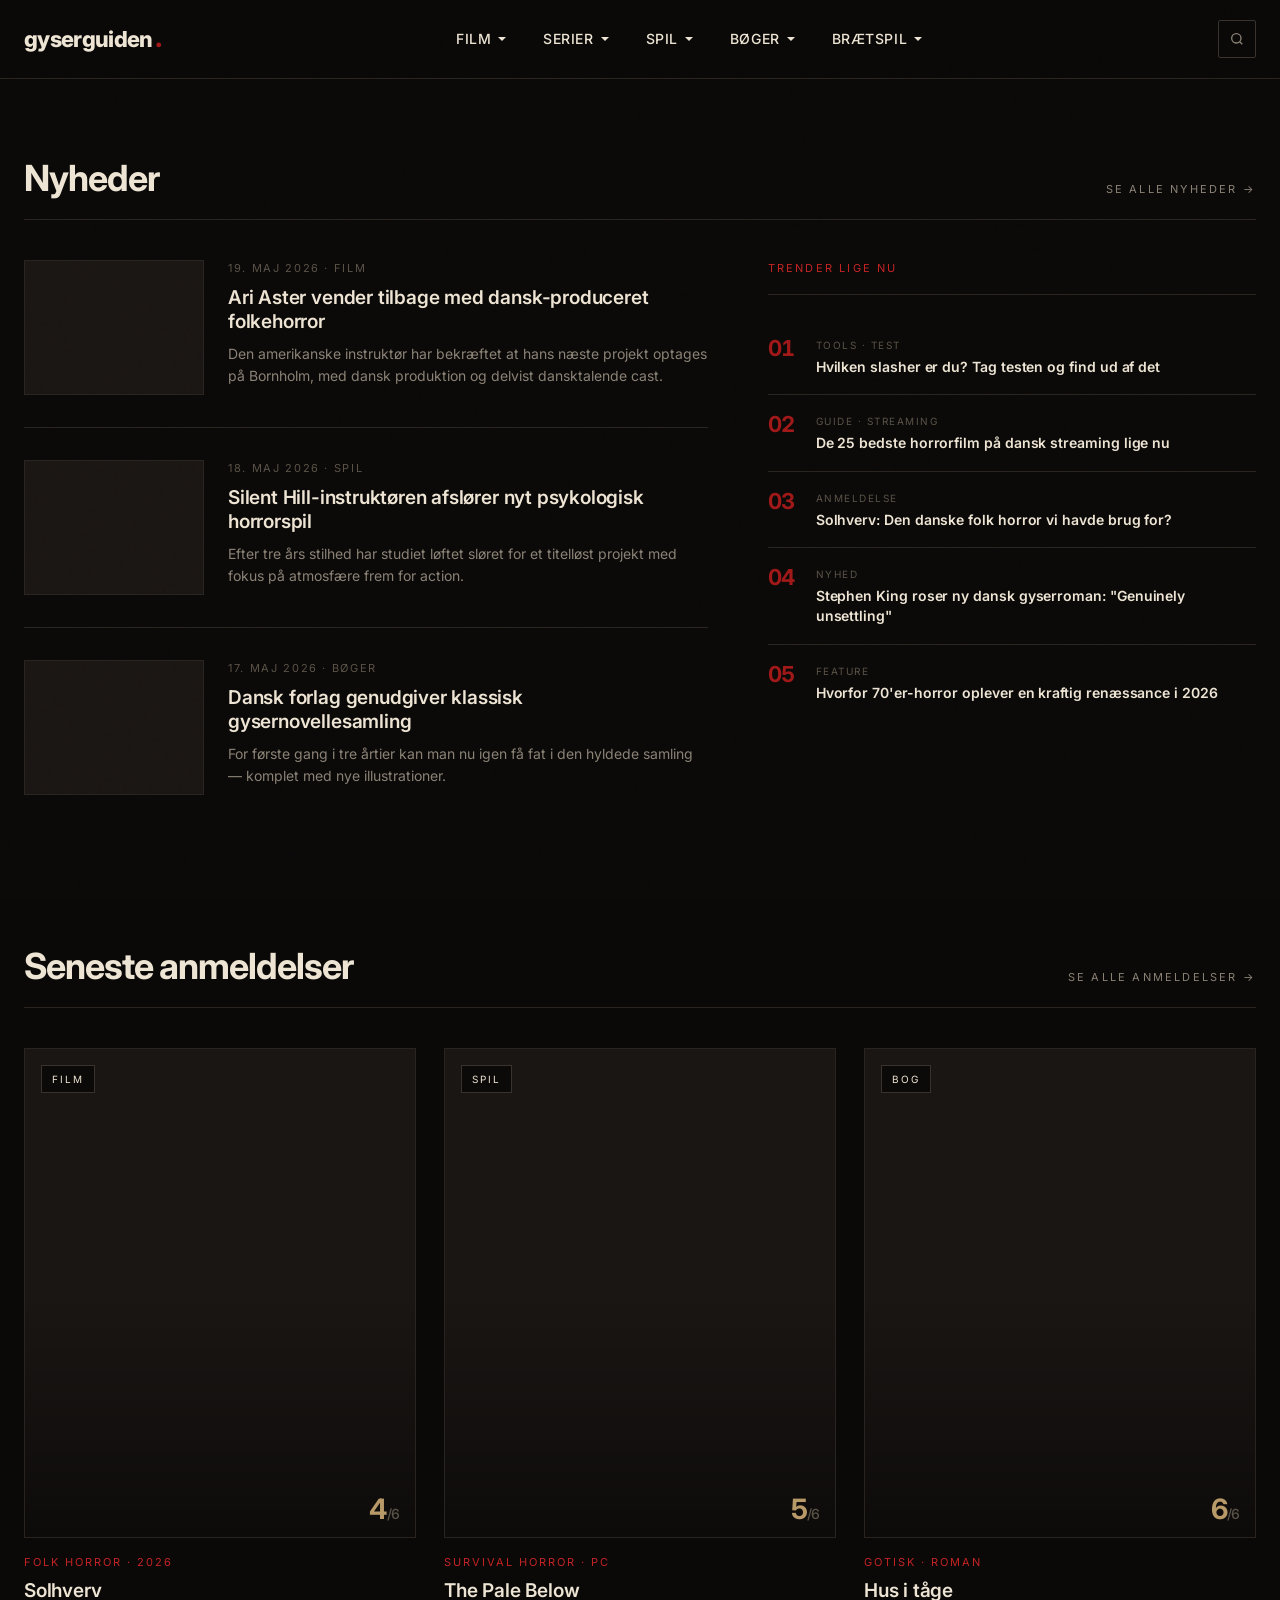
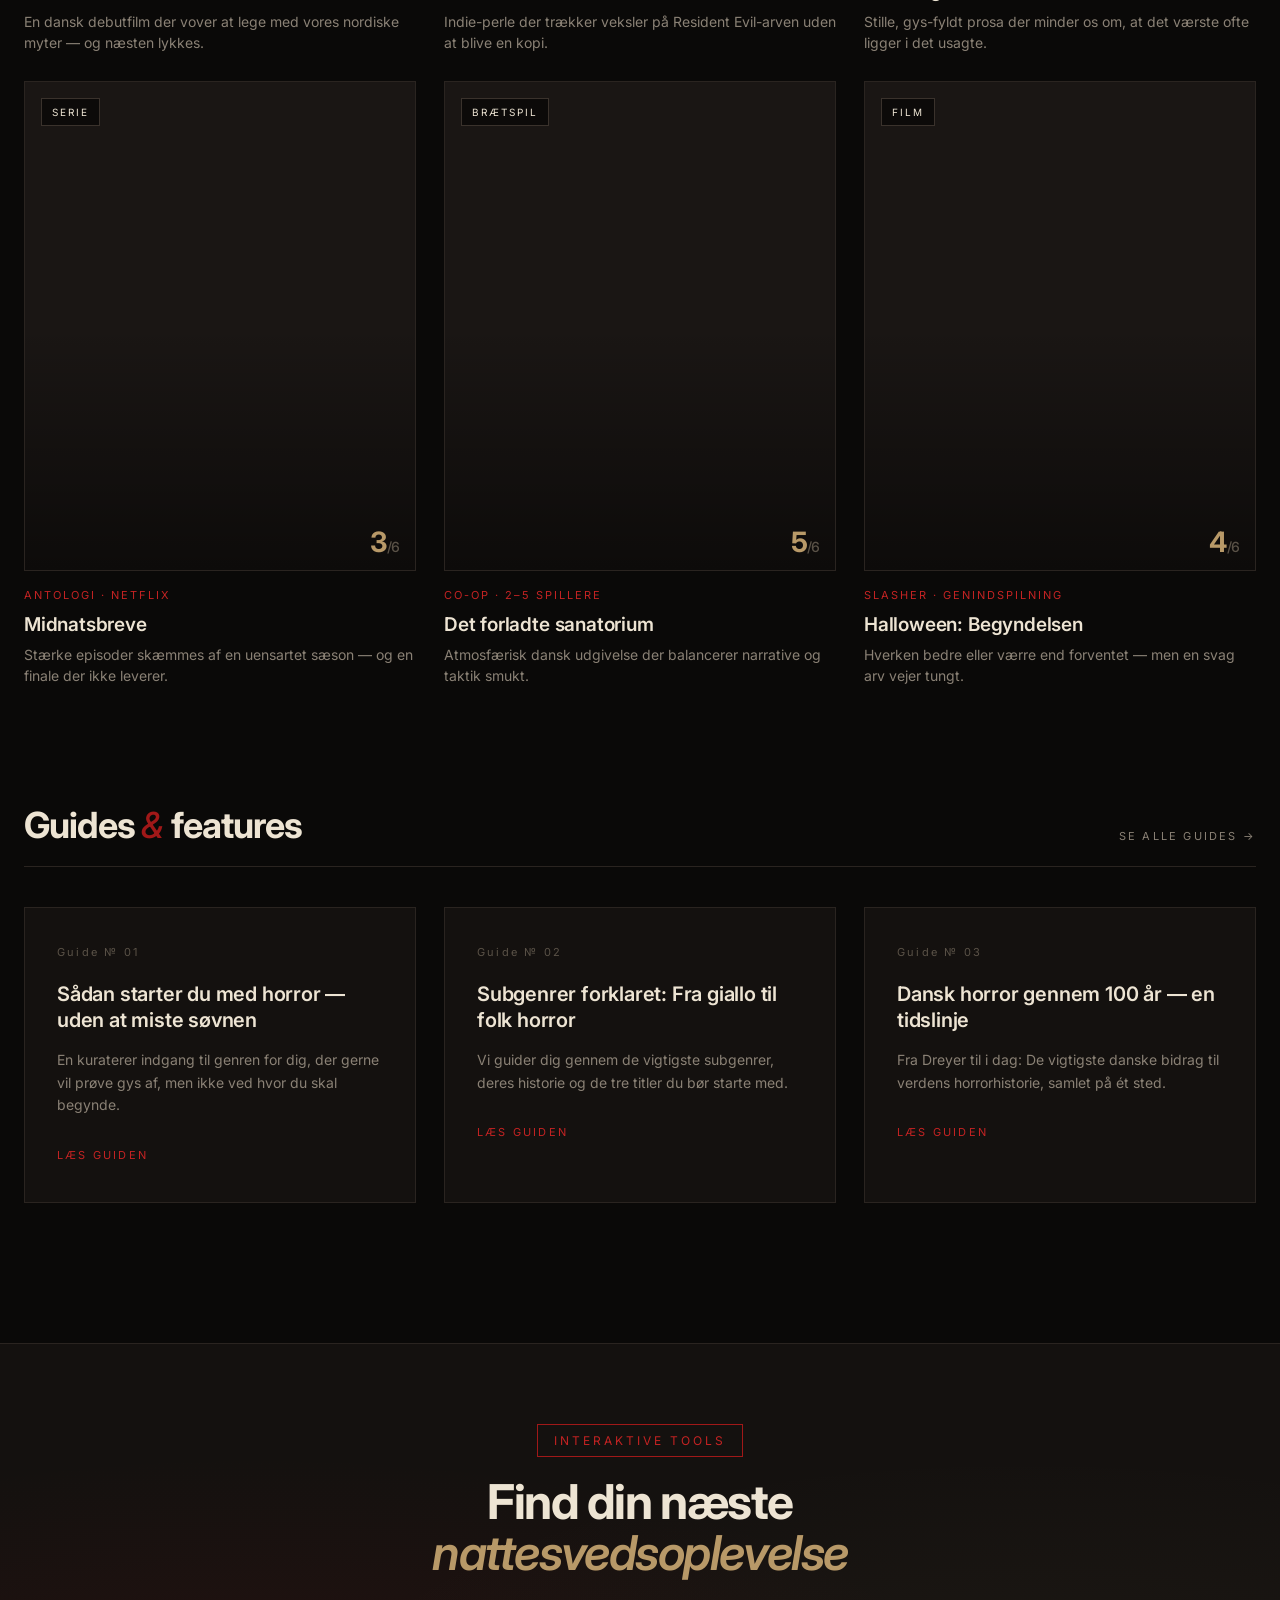
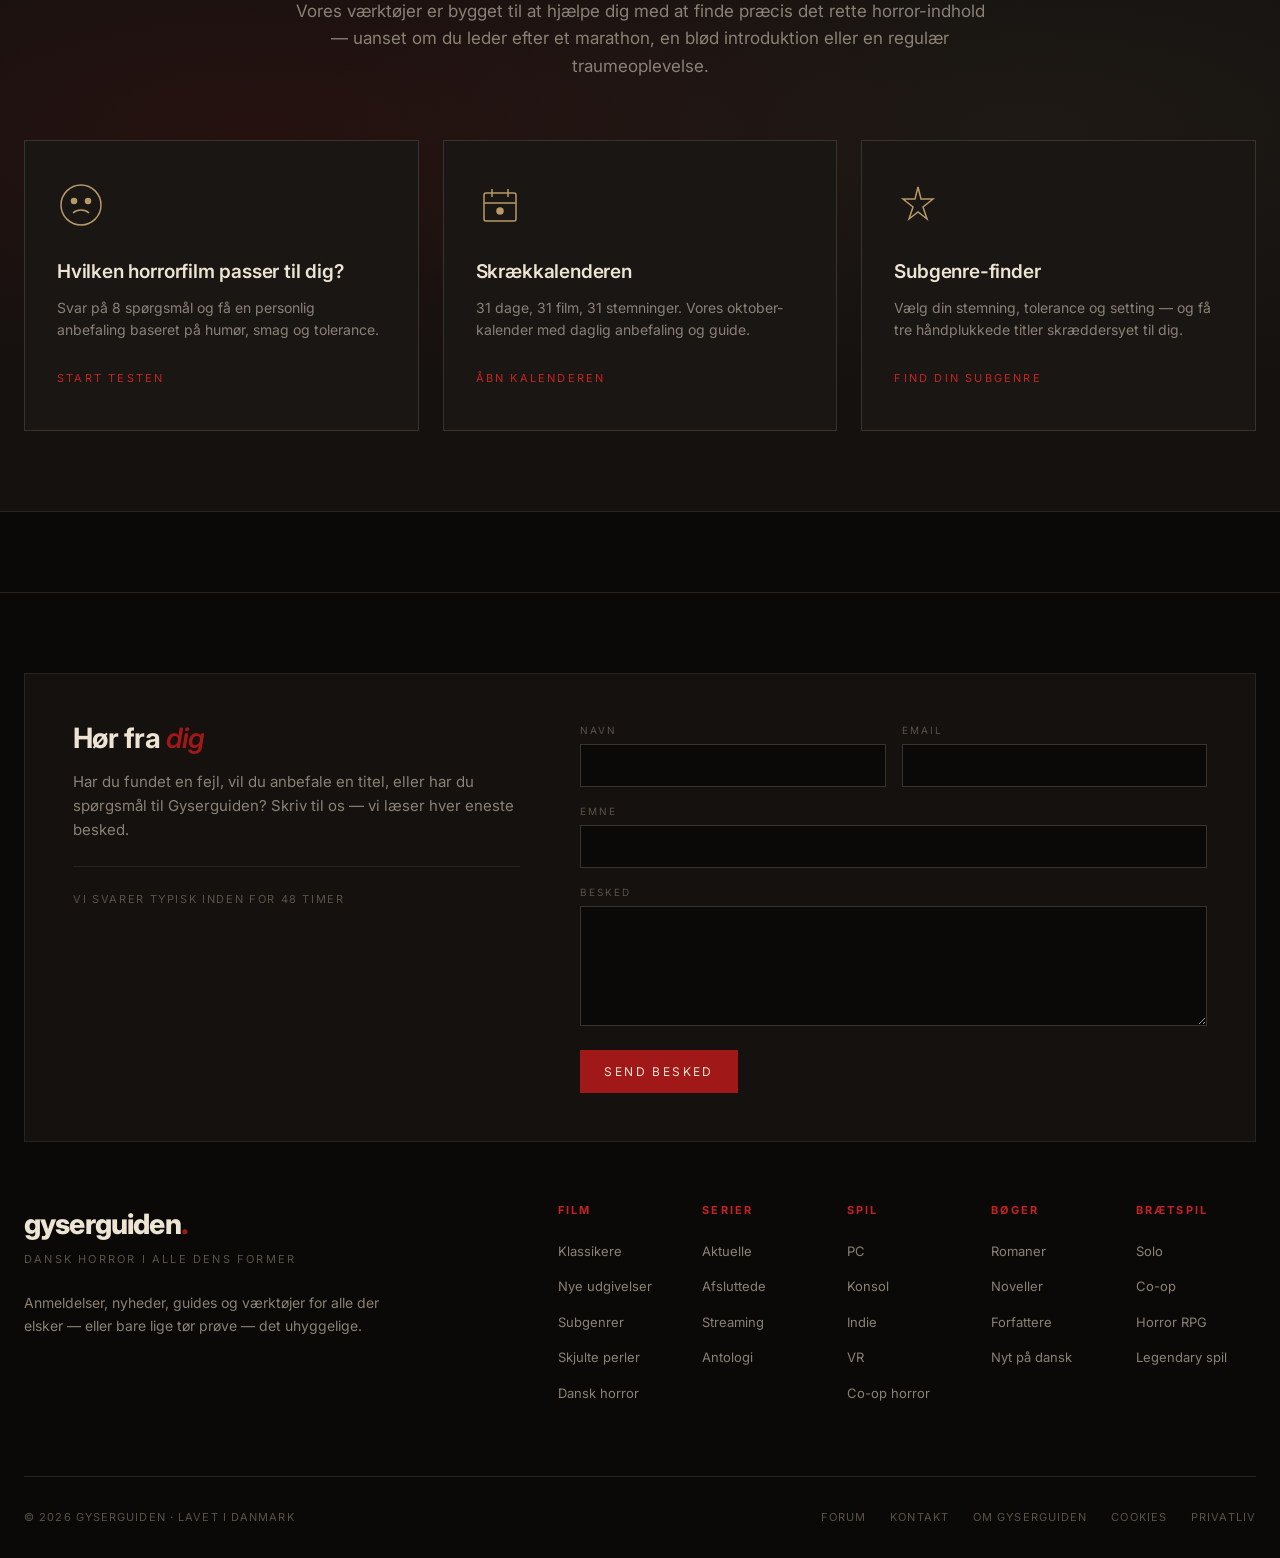
<file: index.html>
<!DOCTYPE html>
<html lang="da">
<head>
<meta charset="UTF-8">
<meta name="viewport" content="width=device-width, initial-scale=1.0">
<title>Gyserguiden — Dansk horror i alle dens former</title>
<meta name="description" content="Anmeldelser, nyheder, guides og interaktive tools om horror — film, serier, spil, bøger og brætspil.">

<link rel="stylesheet" href="/assets/css/base.css">
<link rel="stylesheet" href="/assets/css/components.css">
</head>
<body>

<!-- =================== HEADER =================== -->
<header class="site-header">
  <div class="header-inner">
    <a href="/" class="logo">gyserguiden<span class="dot">.</span></a>

    <nav class="main-nav">
      <div class="nav-item">
        <a class="nav-link" href="/film">Film
          <svg class="chevron" viewBox="0 0 10 10" fill="currentColor"><path d="M5 7L1 3h8z"/></svg>
        </a>
        <div class="dropdown">
          <a href="/film/klassikere">Klassikere</a>
          <a href="/film/nye">Nye udgivelser</a>
          <a href="/film/subgenrer">Subgenrer</a>
          <a href="/film/skjulte-perler">Skjulte perler</a>
          <a href="/film/dansk">Dansk horror</a>
        </div>
      </div>

      <div class="nav-item">
        <a class="nav-link" href="/serier">Serier
          <svg class="chevron" viewBox="0 0 10 10" fill="currentColor"><path d="M5 7L1 3h8z"/></svg>
        </a>
        <div class="dropdown">
          <a href="/serier/aktuelle">Aktuelle</a>
          <a href="/serier/afsluttede">Afsluttede</a>
          <a href="/serier/streaming">Streamingtjenester</a>
          <a href="/serier/antologi">Antologiserier</a>
        </div>
      </div>

      <div class="nav-item">
        <a class="nav-link" href="/spil">Spil
          <svg class="chevron" viewBox="0 0 10 10" fill="currentColor"><path d="M5 7L1 3h8z"/></svg>
        </a>
        <div class="dropdown">
          <a href="/spil/pc">PC</a>
          <a href="/spil/konsol">Konsol</a>
          <a href="/spil/indie">Indie</a>
          <a href="/spil/vr">VR</a>
          <a href="/spil/co-op">Co-op horror</a>
        </div>
      </div>

      <div class="nav-item">
        <a class="nav-link" href="/boeger">Bøger
          <svg class="chevron" viewBox="0 0 10 10" fill="currentColor"><path d="M5 7L1 3h8z"/></svg>
        </a>
        <div class="dropdown">
          <a href="/boeger/romaner">Romaner</a>
          <a href="/boeger/noveller">Noveller</a>
          <a href="/boeger/forfattere">Forfattere</a>
          <a href="/boeger/nyt-paa-dansk">Nyt på dansk</a>
        </div>
      </div>

      <div class="nav-item">
        <a class="nav-link" href="/braetspil">Brætspil
          <svg class="chevron" viewBox="0 0 10 10" fill="currentColor"><path d="M5 7L1 3h8z"/></svg>
        </a>
        <div class="dropdown">
          <a href="/braetspil/solo">Solo</a>
          <a href="/braetspil/co-op">Co-op</a>
          <a href="/braetspil/rpg">Horror RPG</a>
          <a href="/braetspil/legendary">Legendary spil</a>
        </div>
      </div>
    </nav>

    <div class="header-actions">
      <button class="search-btn" aria-label="Søg">
        <svg width="16" height="16" viewBox="0 0 24 24" fill="none" stroke="currentColor" stroke-width="2">
          <circle cx="11" cy="11" r="7"/>
          <path d="m20 20-4-4"/>
        </svg>
      </button>
      <button class="hamburger" aria-label="Menu" id="hamburger">
        <span></span><span></span><span></span>
      </button>
    </div>
  </div>

  <!-- Mobile menu -->
  <div class="mobile-menu" id="mobileMenu">
    <details>
      <summary>Film</summary>
      <div class="sub-links">
        <a href="/film/klassikere">Klassikere</a>
        <a href="/film/nye">Nye udgivelser</a>
        <a href="/film/subgenrer">Subgenrer</a>
        <a href="/film/skjulte-perler">Skjulte perler</a>
        <a href="/film/dansk">Dansk horror</a>
      </div>
    </details>
    <details>
      <summary>Serier</summary>
      <div class="sub-links">
        <a href="/serier/aktuelle">Aktuelle</a>
        <a href="/serier/afsluttede">Afsluttede</a>
        <a href="/serier/streaming">Streamingtjenester</a>
        <a href="/serier/antologi">Antologiserier</a>
      </div>
    </details>
    <details>
      <summary>Spil</summary>
      <div class="sub-links">
        <a href="/spil/pc">PC</a>
        <a href="/spil/konsol">Konsol</a>
        <a href="/spil/indie">Indie</a>
        <a href="/spil/vr">VR</a>
        <a href="/spil/co-op">Co-op horror</a>
      </div>
    </details>
    <details>
      <summary>Bøger</summary>
      <div class="sub-links">
        <a href="/boeger/romaner">Romaner</a>
        <a href="/boeger/noveller">Noveller</a>
        <a href="/boeger/forfattere">Forfattere</a>
        <a href="/boeger/nyt-paa-dansk">Nyt på dansk</a>
      </div>
    </details>
    <details>
      <summary>Brætspil</summary>
      <div class="sub-links">
        <a href="/braetspil/solo">Solo</a>
        <a href="/braetspil/co-op">Co-op</a>
        <a href="/braetspil/rpg">Horror RPG</a>
        <a href="/braetspil/legendary">Legendary spil</a>
      </div>
    </details>
  </div>
</header>

<!-- =================== NYHEDER =================== -->
<section class="section section-first">
  <div class="container">
    <div class="section-head">
      <h2 class="section-title">Nyheder</h2>
      <a href="/nyheder" class="section-link">Se alle nyheder</a>
    </div>

    <div class="news-grid">
      <div class="news-main">
        <article class="news-item">
          <a href="/nyheder/2026-05-19-ari-aster-folkehorror.html"><div class="img n1"></div></a>
          <div>
            <div class="meta">19. Maj 2026 · Film</div>
            <h3><a href="/nyheder/2026-05-19-ari-aster-folkehorror.html">Ari Aster vender tilbage med dansk-produceret folkehorror</a></h3>
            <p>Den amerikanske instruktør har bekræftet at hans næste projekt optages på Bornholm, med dansk produktion og delvist dansktalende cast.</p>
          </div>
        </article>

        <article class="news-item">
          <a href="/nyheder/2026-05-18-silent-hill-nyt-spil.html"><div class="img n2"></div></a>
          <div>
            <div class="meta">18. Maj 2026 · Spil</div>
            <h3><a href="/nyheder/2026-05-18-silent-hill-nyt-spil.html">Silent Hill-instruktøren afslører nyt psykologisk horrorspil</a></h3>
            <p>Efter tre års stilhed har studiet løftet sløret for et titelløst projekt med fokus på atmosfære frem for action.</p>
          </div>
        </article>

        <article class="news-item">
          <a href="/nyheder/2026-05-17-dansk-novellesamling.html"><div class="img n3"></div></a>
          <div>
            <div class="meta">17. Maj 2026 · Bøger</div>
            <h3><a href="/nyheder/2026-05-17-dansk-novellesamling.html">Dansk forlag genudgiver klassisk gysernovellesamling</a></h3>
            <p>For første gang i tre årtier kan man nu igen få fat i den hyldede samling — komplet med nye illustrationer.</p>
          </div>
        </article>
      </div>

      <aside class="news-aside">
        <div class="aside-title">Trender lige nu</div>
        <ol class="trending-list">
          <li>
            <span class="num">01</span>
            <div class="info">
              <div class="cat">Tools · Test</div>
              <h4>Hvilken slasher er du? Tag testen og find ud af det</h4>
            </div>
          </li>
          <li>
            <span class="num">02</span>
            <div class="info">
              <div class="cat">Guide · Streaming</div>
              <h4>De 25 bedste horrorfilm på dansk streaming lige nu</h4>
            </div>
          </li>
          <li>
            <span class="num">03</span>
            <div class="info">
              <div class="cat">Anmeldelse</div>
              <h4>Solhverv: Den danske folk horror vi havde brug for?</h4>
            </div>
          </li>
          <li>
            <span class="num">04</span>
            <div class="info">
              <div class="cat">Nyhed</div>
              <h4>Stephen King roser ny dansk gyserroman: "Genuinely unsettling"</h4>
            </div>
          </li>
          <li>
            <span class="num">05</span>
            <div class="info">
              <div class="cat">Feature</div>
              <h4>Hvorfor 70'er-horror oplever en kraftig renæssance i 2026</h4>
            </div>
          </li>
        </ol>
      </aside>
    </div>
  </div>
</section>

<!-- =================== SENESTE ANMELDELSER =================== -->
<section class="section">
  <div class="container">
    <div class="section-head">
      <h2 class="section-title">Seneste anmeldelser</h2>
      <a href="/anmeldelser" class="section-link">Se alle anmeldelser</a>
    </div>

    <div class="review-grid">
      <article class="review-card">
        <div class="img img-1">
          <span class="img-label">Film</span>
          <span class="rating">4<span>/6</span></span>
        </div>
        <div class="category">Folk Horror · 2026</div>
        <h3>Solhverv</h3>
        <p class="excerpt">En dansk debutfilm der vover at lege med vores nordiske myter — og næsten lykkes.</p>
      </article>

      <article class="review-card">
        <div class="img img-2">
          <span class="img-label">Spil</span>
          <span class="rating">5<span>/6</span></span>
        </div>
        <div class="category">Survival Horror · PC</div>
        <h3>The Pale Below</h3>
        <p class="excerpt">Indie-perle der trækker veksler på Resident Evil-arven uden at blive en kopi.</p>
      </article>

      <article class="review-card">
        <div class="img img-3">
          <span class="img-label">Bog</span>
          <span class="rating">6<span>/6</span></span>
        </div>
        <div class="category">Gotisk · Roman</div>
        <h3>Hus i tåge</h3>
        <p class="excerpt">Stille, gys-fyldt prosa der minder os om, at det værste ofte ligger i det usagte.</p>
      </article>

      <article class="review-card">
        <div class="img img-4">
          <span class="img-label">Serie</span>
          <span class="rating">3<span>/6</span></span>
        </div>
        <div class="category">Antologi · Netflix</div>
        <h3>Midnatsbreve</h3>
        <p class="excerpt">Stærke episoder skæmmes af en uensartet sæson — og en finale der ikke leverer.</p>
      </article>

      <article class="review-card">
        <div class="img img-5">
          <span class="img-label">Brætspil</span>
          <span class="rating">5<span>/6</span></span>
        </div>
        <div class="category">Co-op · 2–5 spillere</div>
        <h3>Det forladte sanatorium</h3>
        <p class="excerpt">Atmosfærisk dansk udgivelse der balancerer narrative og taktik smukt.</p>
      </article>

      <article class="review-card">
        <div class="img img-6">
          <span class="img-label">Film</span>
          <span class="rating">4<span>/6</span></span>
        </div>
        <div class="category">Slasher · Genindspilning</div>
        <h3>Halloween: Begyndelsen</h3>
        <p class="excerpt">Hverken bedre eller værre end forventet — men en svag arv vejer tungt.</p>
      </article>
    </div>
  </div>
</section>

<!-- =================== GUIDES =================== -->
<section class="section">
  <div class="container">
    <div class="section-head">
      <h2 class="section-title">Guides <span class="ampersand">&amp;</span> features</h2>
      <a href="/guides" class="section-link">Se alle guides</a>
    </div>

    <div class="guides-grid">
      <article class="guide-card">
        <div class="num">Guide № 01</div>
        <h3>Sådan starter du med horror — uden at miste søvnen</h3>
        <p>En kuraterer indgang til genren for dig, der gerne vil prøve gys af, men ikke ved hvor du skal begynde.</p>
        <span class="read-more">Læs guiden</span>
      </article>

      <article class="guide-card">
        <div class="num">Guide № 02</div>
        <h3>Subgenrer forklaret: Fra giallo til folk horror</h3>
        <p>Vi guider dig gennem de vigtigste subgenrer, deres historie og de tre titler du bør starte med.</p>
        <span class="read-more">Læs guiden</span>
      </article>

      <article class="guide-card">
        <div class="num">Guide № 03</div>
        <h3>Dansk horror gennem 100 år — en tidslinje</h3>
        <p>Fra Dreyer til i dag: De vigtigste danske bidrag til verdens horrorhistorie, samlet på ét sted.</p>
        <span class="read-more">Læs guiden</span>
      </article>
    </div>
  </div>
</section>

<!-- =================== INTERAKTIVE TOOLS =================== -->
<section class="tools-section">
  <div class="container">
    <div class="tools-intro">
      <span class="label">Interaktive tools</span>
      <h2>Find din næste <em>nattesvedsoplevelse</em></h2>
      <p>Vores værktøjer er bygget til at hjælpe dig med at finde præcis det rette horror-indhold — uanset om du leder efter et marathon, en blød introduktion eller en regulær traumeoplevelse.</p>
    </div>

    <div class="tools-grid">
      <article class="tool-card">
        <svg class="tool-icon" viewBox="0 0 48 48" fill="none" stroke="currentColor" stroke-width="1.5">
          <circle cx="24" cy="24" r="20"/>
          <circle cx="17" cy="20" r="2.5" fill="currentColor"/>
          <circle cx="31" cy="20" r="2.5" fill="currentColor"/>
          <path d="M16 32c2-2 5-3 8-3s6 1 8 3"/>
        </svg>
        <h3>Hvilken horrorfilm passer til dig?</h3>
        <p>Svar på 8 spørgsmål og få en personlig anbefaling baseret på humør, smag og tolerance.</p>
        <span class="cta">Start testen</span>
      </article>

      <article class="tool-card">
        <svg class="tool-icon" viewBox="0 0 48 48" fill="none" stroke="currentColor" stroke-width="1.5">
          <rect x="8" y="12" width="32" height="28" rx="2"/>
          <path d="M16 8v8M32 8v8M8 22h32"/>
          <circle cx="24" cy="30" r="3" fill="currentColor"/>
        </svg>
        <h3>Skrækkalenderen</h3>
        <p>31 dage, 31 film, 31 stemninger. Vores oktober-kalender med daglig anbefaling og guide.</p>
        <span class="cta">Åbn kalenderen</span>
      </article>

      <article class="tool-card">
        <svg class="tool-icon" viewBox="0 0 48 48" fill="none" stroke="currentColor" stroke-width="1.5">
          <path d="M24 6l3 12h12l-10 8 4 12-9-7-9 7 4-12-10-8h12z"/>
        </svg>
        <h3>Subgenre-finder</h3>
        <p>Vælg din stemning, tolerance og setting — og få tre håndplukkede titler skræddersyet til dig.</p>
        <span class="cta">Find din subgenre</span>
      </article>
    </div>
  </div>
</section>

<!-- =================== FOOTER =================== -->
<footer class="site-footer">
  <div class="container">

    <!-- Contact form -->
    <div class="contact-section" id="kontakt">
      <div class="contact-grid">
        <div class="contact-intro">
          <h3>Hør fra <em>dig</em></h3>
          <p>Har du fundet en fejl, vil du anbefale en titel, eller har du spørgsmål til Gyserguiden? Skriv til os — vi læser hver eneste besked.</p>
          <div class="extra">Vi svarer typisk inden for 48 timer</div>
        </div>
        <form class="contact-form" onsubmit="event.preventDefault(); alert('Tak — beskeden er afsendt (placeholder).');">
          <div class="form-row">
            <div class="form-field">
              <label for="navn">Navn</label>
              <input type="text" id="navn" name="navn" required>
            </div>
            <div class="form-field">
              <label for="email">Email</label>
              <input type="email" id="email" name="email" required>
            </div>
          </div>
          <div class="form-field">
            <label for="emne">Emne</label>
            <input type="text" id="emne" name="emne" required>
          </div>
          <div class="form-field">
            <label for="besked">Besked</label>
            <textarea id="besked" name="besked" required></textarea>
          </div>
          <button type="submit" class="submit-btn">Send besked</button>
        </form>
      </div>
    </div>

    <!-- Top -->
    <div class="footer-top">
      <div class="footer-brand">
        <h3>gyserguiden<span class="dot">.</span></h3>
        <div class="tagline">Dansk horror i alle dens former</div>
        <p>Anmeldelser, nyheder, guides og værktøjer for alle der elsker — eller bare lige tør prøve — det uhyggelige.</p>
      </div>

      <nav class="footer-nav">
        <div class="footer-col">
          <h4>Film</h4>
          <ul>
            <li><a href="/film/klassikere">Klassikere</a></li>
            <li><a href="/film/nye">Nye udgivelser</a></li>
            <li><a href="/film/subgenrer">Subgenrer</a></li>
            <li><a href="/film/skjulte-perler">Skjulte perler</a></li>
            <li><a href="/film/dansk">Dansk horror</a></li>
          </ul>
        </div>
        <div class="footer-col">
          <h4>Serier</h4>
          <ul>
            <li><a href="/serier/aktuelle">Aktuelle</a></li>
            <li><a href="/serier/afsluttede">Afsluttede</a></li>
            <li><a href="/serier/streaming">Streaming</a></li>
            <li><a href="/serier/antologi">Antologi</a></li>
          </ul>
        </div>
        <div class="footer-col">
          <h4>Spil</h4>
          <ul>
            <li><a href="/spil/pc">PC</a></li>
            <li><a href="/spil/konsol">Konsol</a></li>
            <li><a href="/spil/indie">Indie</a></li>
            <li><a href="/spil/vr">VR</a></li>
            <li><a href="/spil/co-op">Co-op horror</a></li>
          </ul>
        </div>
        <div class="footer-col">
          <h4>Bøger</h4>
          <ul>
            <li><a href="/boeger/romaner">Romaner</a></li>
            <li><a href="/boeger/noveller">Noveller</a></li>
            <li><a href="/boeger/forfattere">Forfattere</a></li>
            <li><a href="/boeger/nyt-paa-dansk">Nyt på dansk</a></li>
          </ul>
        </div>
        <div class="footer-col">
          <h4>Brætspil</h4>
          <ul>
            <li><a href="/braetspil/solo">Solo</a></li>
            <li><a href="/braetspil/co-op">Co-op</a></li>
            <li><a href="/braetspil/rpg">Horror RPG</a></li>
            <li><a href="/braetspil/legendary">Legendary spil</a></li>
          </ul>
        </div>
      </nav>
    </div>

    <div class="footer-bottom">
      <span>© 2026 Gyserguiden · Lavet i Danmark</span>
      <div class="links">
        <a href="/forum">Forum</a>
        <a href="#kontakt">Kontakt</a>
        <a href="/om">Om Gyserguiden</a>
        <a href="/cookies">Cookies</a>
        <a href="/privatliv">Privatliv</a>
      </div>
    </div>
  </div>
</footer>

<script src="/assets/js/main.js"></script>

</body>
</html>
</file>
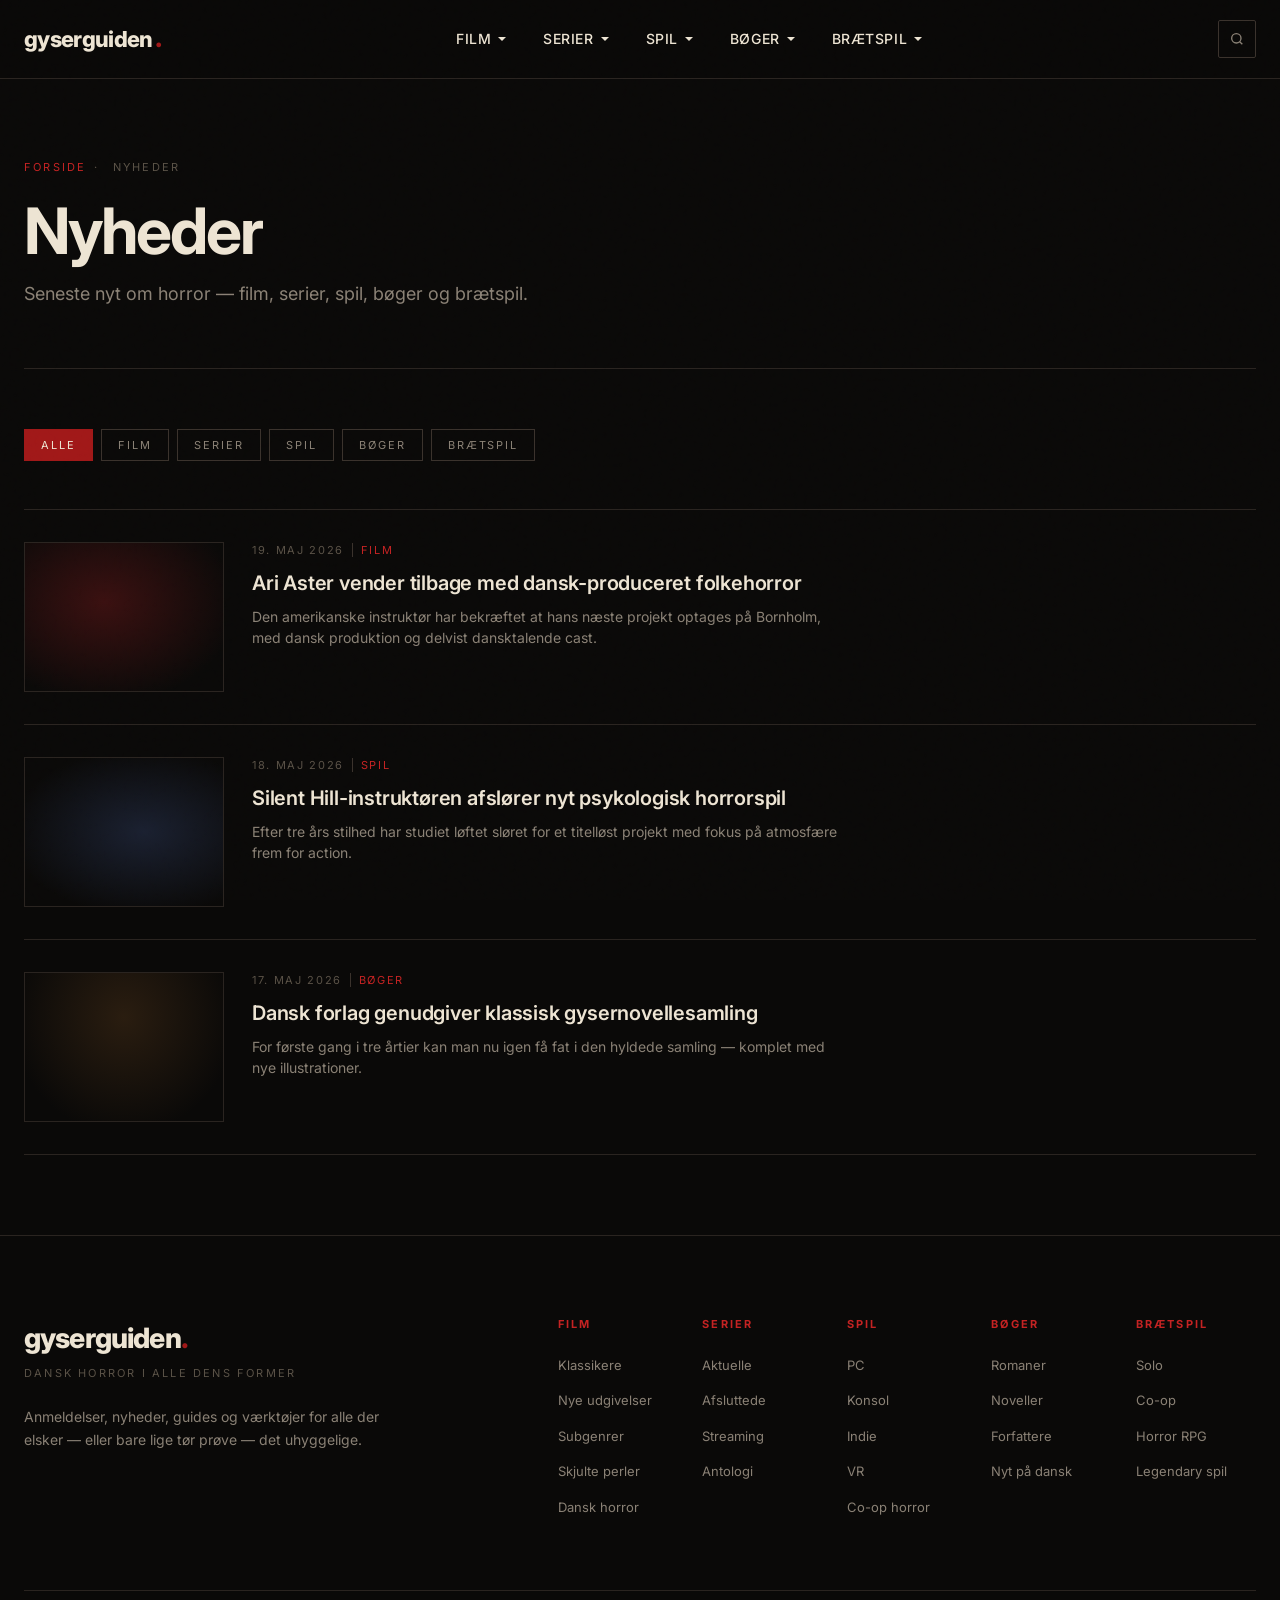
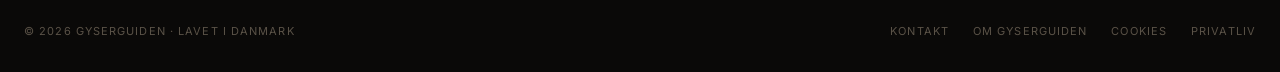
<file: nyheder/index.html>
<!DOCTYPE html>
<html lang="da">
<head>
<meta charset="UTF-8">
<meta name="viewport" content="width=device-width, initial-scale=1.0">
<title>Nyheder — Gyserguiden</title>
<meta name="description" content="Alle nyheder om horror — film, serier, spil, bøger og brætspil. Seneste nyt fra Gyserguiden.">
<link rel="stylesheet" href="/assets/css/base.css">
<link rel="stylesheet" href="/assets/css/components.css">
<style>
  /* ---- Kategori-filter ---- */
  .filter-bar {
    display: flex;
    gap: 8px;
    flex-wrap: wrap;
    margin-bottom: 48px;
  }

  .filter-btn {
    font-family: var(--mono);
    font-size: 11px;
    letter-spacing: 0.18em;
    text-transform: uppercase;
    padding: 8px 16px;
    border: 1px solid var(--border-strong);
    background: none;
    color: var(--text-muted);
    cursor: pointer;
    transition: all .2s;
  }
  .filter-btn:hover {
    border-color: var(--accent);
    color: var(--text);
  }
  .filter-btn.active {
    background: var(--accent);
    border-color: var(--accent);
    color: var(--text);
  }

  /* ---- Nyhedsliste ---- */
  .news-archive { display: flex; flex-direction: column; gap: 0; }

  .archive-item {
    display: grid;
    grid-template-columns: 200px 1fr;
    gap: 28px;
    padding: 32px 0;
    border-bottom: 1px solid var(--border);
    align-items: start;
    text-decoration: none;
    color: inherit;
    transition: opacity .2s;
  }
  .archive-item:first-child { border-top: 1px solid var(--border); }
  .archive-item:hover { opacity: 0.75; }
  .archive-item:hover .item-title { color: var(--accent-bright); }

  .archive-item.hidden { display: none; }

  .item-img {
    aspect-ratio: 4/3;
    background: var(--bg-card);
    border: 1px solid var(--border);
    flex-shrink: 0;
  }

  .item-meta {
    font-family: var(--mono);
    font-size: 11px;
    letter-spacing: 0.15em;
    color: var(--text-dim);
    text-transform: uppercase;
    margin-bottom: 10px;
  }
  .item-meta .kat {
    color: var(--accent-bright);
    margin-left: 8px;
    padding-left: 8px;
    border-left: 1px solid var(--border-strong);
  }

  .item-title {
    font-family: var(--display);
    font-size: 20px;
    font-weight: 600;
    line-height: 1.3;
    letter-spacing: -0.01em;
    margin-bottom: 10px;
    transition: color .2s;
  }

  .item-excerpt {
    font-size: 14px;
    color: var(--text-muted);
    line-height: 1.55;
    max-width: 600px;
  }

  /* Ingen resultater */
  .no-results {
    display: none;
    padding: 60px 0;
    text-align: center;
    font-family: var(--mono);
    font-size: 12px;
    letter-spacing: 0.2em;
    color: var(--text-dim);
    text-transform: uppercase;
  }

  @media (max-width: 640px) {
    .archive-item { grid-template-columns: 100px 1fr; gap: 16px; }
    .item-title { font-size: 17px; }
  }
</style>
</head>
<body>

<header class="site-header">
  <div class="header-inner">
    <a href="/" class="logo">gyserguiden<span class="dot">.</span></a>
    <nav class="main-nav">
      <div class="nav-item"><a class="nav-link" href="/film">Film<svg class="chevron" viewBox="0 0 10 10" fill="currentColor"><path d="M5 7L1 3h8z"/></svg></a>
        <div class="dropdown"><a href="/film/klassikere">Klassikere</a><a href="/film/nye">Nye udgivelser</a><a href="/film/subgenrer">Subgenrer</a><a href="/film/skjulte-perler">Skjulte perler</a><a href="/film/dansk">Dansk horror</a></div>
      </div>
      <div class="nav-item"><a class="nav-link" href="/serier">Serier<svg class="chevron" viewBox="0 0 10 10" fill="currentColor"><path d="M5 7L1 3h8z"/></svg></a>
        <div class="dropdown"><a href="/serier/aktuelle">Aktuelle</a><a href="/serier/afsluttede">Afsluttede</a><a href="/serier/streaming">Streamingtjenester</a><a href="/serier/antologi">Antologiserier</a></div>
      </div>
      <div class="nav-item"><a class="nav-link" href="/spil">Spil<svg class="chevron" viewBox="0 0 10 10" fill="currentColor"><path d="M5 7L1 3h8z"/></svg></a>
        <div class="dropdown"><a href="/spil/pc">PC</a><a href="/spil/konsol">Konsol</a><a href="/spil/indie">Indie</a><a href="/spil/vr">VR</a><a href="/spil/co-op">Co-op horror</a></div>
      </div>
      <div class="nav-item"><a class="nav-link" href="/boeger">Bøger<svg class="chevron" viewBox="0 0 10 10" fill="currentColor"><path d="M5 7L1 3h8z"/></svg></a>
        <div class="dropdown"><a href="/boeger/romaner">Romaner</a><a href="/boeger/noveller">Noveller</a><a href="/boeger/forfattere">Forfattere</a><a href="/boeger/nyt-paa-dansk">Nyt på dansk</a></div>
      </div>
      <div class="nav-item"><a class="nav-link" href="/braetspil">Brætspil<svg class="chevron" viewBox="0 0 10 10" fill="currentColor"><path d="M5 7L1 3h8z"/></svg></a>
        <div class="dropdown"><a href="/braetspil/solo">Solo</a><a href="/braetspil/co-op">Co-op</a><a href="/braetspil/rpg">Horror RPG</a><a href="/braetspil/legendary">Legendary spil</a></div>
      </div>
    </nav>
    <div class="header-actions">
      <button class="search-btn" aria-label="Søg"><svg width="16" height="16" viewBox="0 0 24 24" fill="none" stroke="currentColor" stroke-width="2"><circle cx="11" cy="11" r="7"/><path d="m20 20-4-4"/></svg></button>
      <button class="hamburger" aria-label="Menu" id="hamburger"><span></span><span></span><span></span></button>
    </div>
  </div>
  <div class="mobile-menu" id="mobileMenu">
    <details><summary>Film</summary><div class="sub-links"><a href="/film/klassikere">Klassikere</a><a href="/film/nye">Nye udgivelser</a><a href="/film/subgenrer">Subgenrer</a><a href="/film/skjulte-perler">Skjulte perler</a><a href="/film/dansk">Dansk horror</a></div></details>
    <details><summary>Serier</summary><div class="sub-links"><a href="/serier/aktuelle">Aktuelle</a><a href="/serier/afsluttede">Afsluttede</a><a href="/serier/streaming">Streamingtjenester</a><a href="/serier/antologi">Antologiserier</a></div></details>
    <details><summary>Spil</summary><div class="sub-links"><a href="/spil/pc">PC</a><a href="/spil/konsol">Konsol</a><a href="/spil/indie">Indie</a><a href="/spil/vr">VR</a><a href="/spil/co-op">Co-op horror</a></div></details>
    <details><summary>Bøger</summary><div class="sub-links"><a href="/boeger/romaner">Romaner</a><a href="/boeger/noveller">Noveller</a><a href="/boeger/forfattere">Forfattere</a><a href="/boeger/nyt-paa-dansk">Nyt på dansk</a></div></details>
    <details><summary>Brætspil</summary><div class="sub-links"><a href="/braetspil/solo">Solo</a><a href="/braetspil/co-op">Co-op</a><a href="/braetspil/rpg">Horror RPG</a><a href="/braetspil/legendary">Legendary spil</a></div></details>
  </div>
</header>

<main>
  <div class="container">

    <div class="page-header">
      <div class="breadcrumb"><a href="/">Forside</a><span>·</span> Nyheder</div>
      <h1>Nyheder</h1>
      <p class="subtitle">Seneste nyt om horror — film, serier, spil, bøger og brætspil.</p>
    </div>

    <!-- Kategori-filter -->
    <div class="filter-bar" id="filterBar">
      <button class="filter-btn active" data-filter="alle">Alle</button>
      <button class="filter-btn" data-filter="film">Film</button>
      <button class="filter-btn" data-filter="serier">Serier</button>
      <button class="filter-btn" data-filter="spil">Spil</button>
      <button class="filter-btn" data-filter="boeger">Bøger</button>
      <button class="filter-btn" data-filter="braetspil">Brætspil</button>
    </div>

    <!-- Nyhedsliste -->
    <!-- NYE NYHEDER TILFØJES ØVERST HER -->
    <div class="news-archive" id="newsArchive">

      <a href="#" class="archive-item" data-kat="film">
        <div class="item-img" style="background: radial-gradient(ellipse at 40% 40%, #3a1010 0%, #0a0908 80%);"></div>
        <div>
          <div class="item-meta">19. Maj 2026<span class="kat">Film</span></div>
          <div class="item-title">Ari Aster vender tilbage med dansk-produceret folkehorror</div>
          <div class="item-excerpt">Den amerikanske instruktør har bekræftet at hans næste projekt optages på Bornholm, med dansk produktion og delvist dansktalende cast.</div>
        </div>
      </a>

      <a href="#" class="archive-item" data-kat="spil">
        <div class="item-img" style="background: radial-gradient(ellipse at 60% 50%, #1a2030 0%, #0a0908 80%);"></div>
        <div>
          <div class="item-meta">18. Maj 2026<span class="kat">Spil</span></div>
          <div class="item-title">Silent Hill-instruktøren afslører nyt psykologisk horrorspil</div>
          <div class="item-excerpt">Efter tre års stilhed har studiet løftet sløret for et titelløst projekt med fokus på atmosfære frem for action.</div>
        </div>
      </a>

      <a href="#" class="archive-item" data-kat="boeger">
        <div class="item-img" style="background: radial-gradient(ellipse at 50% 30%, #2a1d10 0%, #0a0908 80%);"></div>
        <div>
          <div class="item-meta">17. Maj 2026<span class="kat">Bøger</span></div>
          <div class="item-title">Dansk forlag genudgiver klassisk gysernovellesamling</div>
          <div class="item-excerpt">For første gang i tre årtier kan man nu igen få fat i den hyldede samling — komplet med nye illustrationer.</div>
        </div>
      </a>

    </div>

    <div class="no-results" id="noResults">Ingen nyheder i denne kategori endnu.</div>

  </div>
</main>

<footer class="site-footer">
  <div class="container">
    <div class="footer-top">
      <div class="footer-brand">
        <h3>gyserguiden<span class="dot">.</span></h3>
        <div class="tagline">Dansk horror i alle dens former</div>
        <p>Anmeldelser, nyheder, guides og værktøjer for alle der elsker — eller bare lige tør prøve — det uhyggelige.</p>
      </div>
      <nav class="footer-nav">
        <div class="footer-col"><h4>Film</h4><ul><li><a href="/film/klassikere">Klassikere</a></li><li><a href="/film/nye">Nye udgivelser</a></li><li><a href="/film/subgenrer">Subgenrer</a></li><li><a href="/film/skjulte-perler">Skjulte perler</a></li><li><a href="/film/dansk">Dansk horror</a></li></ul></div>
        <div class="footer-col"><h4>Serier</h4><ul><li><a href="/serier/aktuelle">Aktuelle</a></li><li><a href="/serier/afsluttede">Afsluttede</a></li><li><a href="/serier/streaming">Streaming</a></li><li><a href="/serier/antologi">Antologi</a></li></ul></div>
        <div class="footer-col"><h4>Spil</h4><ul><li><a href="/spil/pc">PC</a></li><li><a href="/spil/konsol">Konsol</a></li><li><a href="/spil/indie">Indie</a></li><li><a href="/spil/vr">VR</a></li><li><a href="/spil/co-op">Co-op horror</a></li></ul></div>
        <div class="footer-col"><h4>Bøger</h4><ul><li><a href="/boeger/romaner">Romaner</a></li><li><a href="/boeger/noveller">Noveller</a></li><li><a href="/boeger/forfattere">Forfattere</a></li><li><a href="/boeger/nyt-paa-dansk">Nyt på dansk</a></li></ul></div>
        <div class="footer-col"><h4>Brætspil</h4><ul><li><a href="/braetspil/solo">Solo</a></li><li><a href="/braetspil/co-op">Co-op</a></li><li><a href="/braetspil/rpg">Horror RPG</a></li><li><a href="/braetspil/legendary">Legendary spil</a></li></ul></div>
      </nav>
    </div>
    <div class="footer-bottom">
      <span>© 2026 Gyserguiden · Lavet i Danmark</span>
      <div class="links"><a href="#kontakt">Kontakt</a><a href="/om">Om Gyserguiden</a><a href="/cookies">Cookies</a><a href="/privatliv">Privatliv</a></div>
    </div>
  </div>
</footer>

<script src="/assets/js/main.js"></script>
<script>
  const btns = document.querySelectorAll('.filter-btn');
  const items = document.querySelectorAll('.archive-item');
  const noResults = document.getElementById('noResults');

  btns.forEach(btn => {
    btn.addEventListener('click', () => {
      btns.forEach(b => b.classList.remove('active'));
      btn.classList.add('active');

      const filter = btn.dataset.filter;
      let visible = 0;

      items.forEach(item => {
        const match = filter === 'alle' || item.dataset.kat === filter;
        item.classList.toggle('hidden', !match);
        if (match) visible++;
      });

      noResults.style.display = visible === 0 ? 'block' : 'none';
    });
  });
</script>
</body>
</html>
</file>
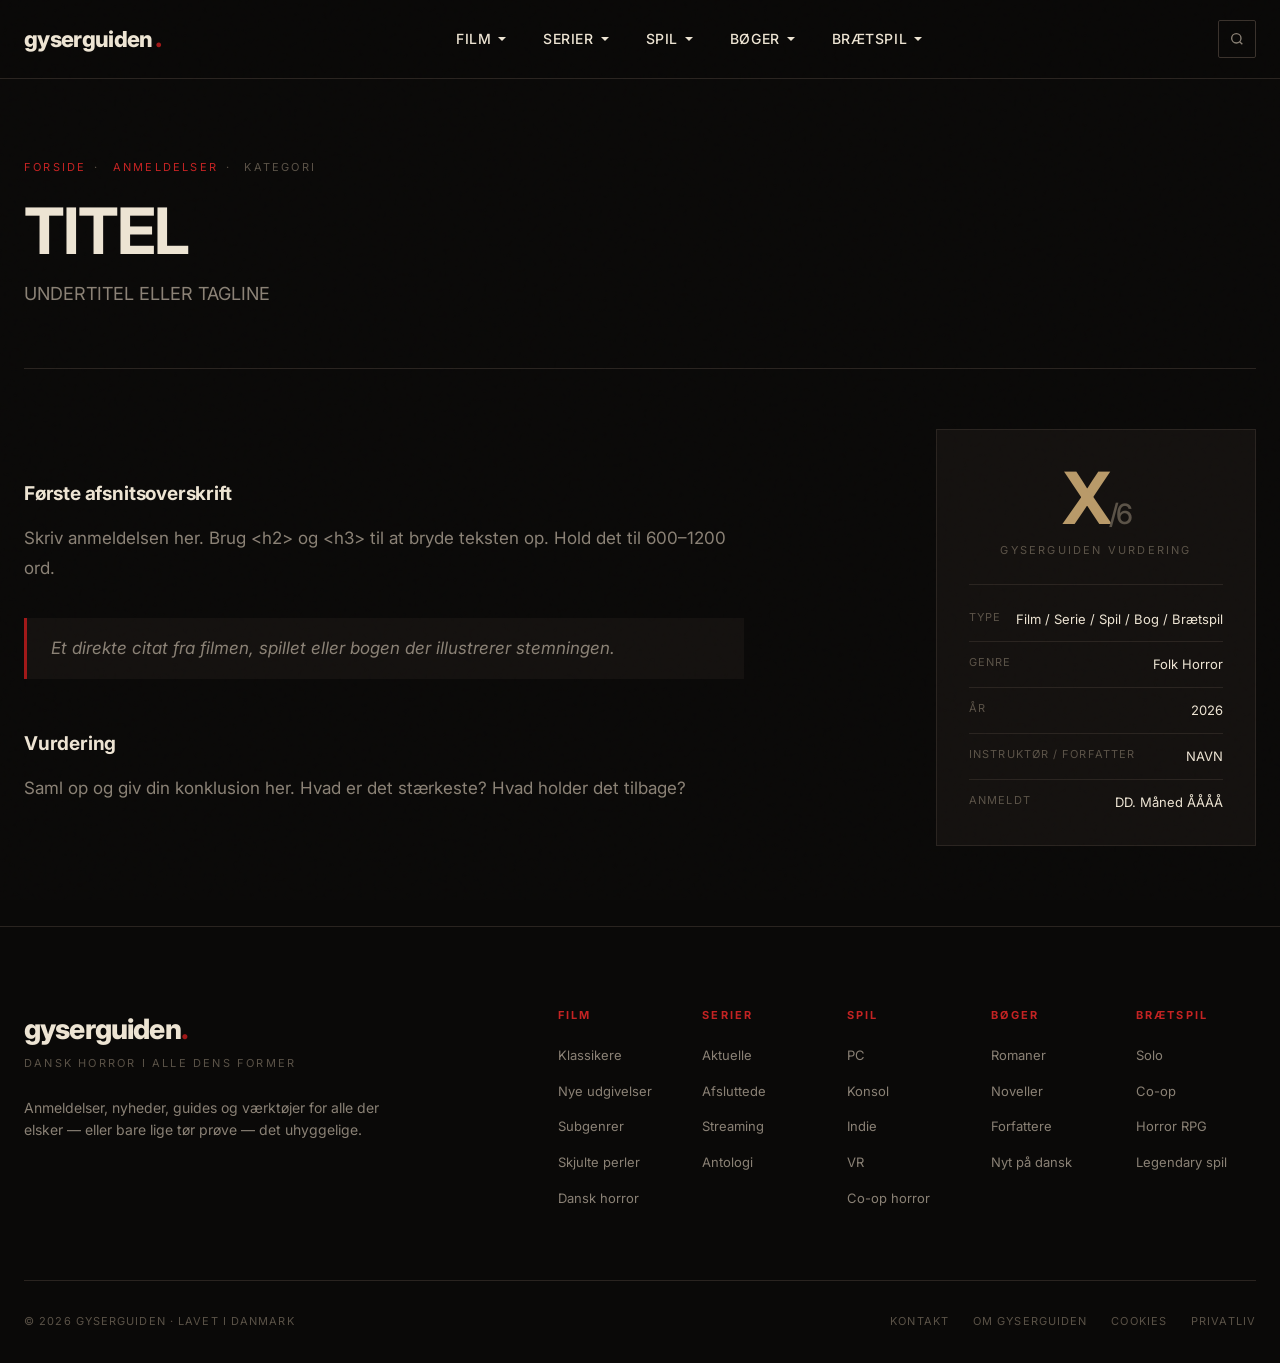
<file: _templates/anmeldelse.html>
<!DOCTYPE html>
<html lang="da">
<head>
<meta charset="UTF-8">
<meta name="viewport" content="width=device-width, initial-scale=1.0">
<!-- UDFYLD: title = "TITEL — Gyserguiden" -->
<title>TITEL — Gyserguiden</title>
<!-- UDFYLD: description = kort resumé til Google (max 160 tegn) -->
<meta name="description" content="">
<link rel="stylesheet" href="/assets/css/base.css">
<link rel="stylesheet" href="/assets/css/components.css">
</head>
<body>

<!-- HEADER: kopier fra index.html -->
<header class="site-header">
  <div class="header-inner">
    <a href="/" class="logo">gyserguiden<span class="dot">.</span></a>
    <nav class="main-nav">
      <div class="nav-item"><a class="nav-link" href="/film">Film<svg class="chevron" viewBox="0 0 10 10" fill="currentColor"><path d="M5 7L1 3h8z"/></svg></a>
        <div class="dropdown">
          <a href="/film/klassikere">Klassikere</a>
          <a href="/film/nye">Nye udgivelser</a>
          <a href="/film/subgenrer">Subgenrer</a>
          <a href="/film/skjulte-perler">Skjulte perler</a>
          <a href="/film/dansk">Dansk horror</a>
        </div>
      </div>
      <div class="nav-item"><a class="nav-link" href="/serier">Serier<svg class="chevron" viewBox="0 0 10 10" fill="currentColor"><path d="M5 7L1 3h8z"/></svg></a>
        <div class="dropdown">
          <a href="/serier/aktuelle">Aktuelle</a>
          <a href="/serier/afsluttede">Afsluttede</a>
          <a href="/serier/streaming">Streamingtjenester</a>
          <a href="/serier/antologi">Antologiserier</a>
        </div>
      </div>
      <div class="nav-item"><a class="nav-link" href="/spil">Spil<svg class="chevron" viewBox="0 0 10 10" fill="currentColor"><path d="M5 7L1 3h8z"/></svg></a>
        <div class="dropdown">
          <a href="/spil/pc">PC</a><a href="/spil/konsol">Konsol</a>
          <a href="/spil/indie">Indie</a><a href="/spil/vr">VR</a>
          <a href="/spil/co-op">Co-op horror</a>
        </div>
      </div>
      <div class="nav-item"><a class="nav-link" href="/boeger">Bøger<svg class="chevron" viewBox="0 0 10 10" fill="currentColor"><path d="M5 7L1 3h8z"/></svg></a>
        <div class="dropdown">
          <a href="/boeger/romaner">Romaner</a><a href="/boeger/noveller">Noveller</a>
          <a href="/boeger/forfattere">Forfattere</a><a href="/boeger/nyt-paa-dansk">Nyt på dansk</a>
        </div>
      </div>
      <div class="nav-item"><a class="nav-link" href="/braetspil">Brætspil<svg class="chevron" viewBox="0 0 10 10" fill="currentColor"><path d="M5 7L1 3h8z"/></svg></a>
        <div class="dropdown">
          <a href="/braetspil/solo">Solo</a><a href="/braetspil/co-op">Co-op</a>
          <a href="/braetspil/rpg">Horror RPG</a><a href="/braetspil/legendary">Legendary spil</a>
        </div>
      </div>
    </nav>
    <div class="header-actions">
      <button class="search-btn" aria-label="Søg"><svg width="16" height="16" viewBox="0 0 24 24" fill="none" stroke="currentColor" stroke-width="2"><circle cx="11" cy="11" r="7"/><path d="m20 20-4-4"/></svg></button>
      <button class="hamburger" aria-label="Menu" id="hamburger"><span></span><span></span><span></span></button>
    </div>
  </div>
  <div class="mobile-menu" id="mobileMenu">
    <details><summary>Film</summary><div class="sub-links"><a href="/film/klassikere">Klassikere</a><a href="/film/nye">Nye udgivelser</a><a href="/film/subgenrer">Subgenrer</a><a href="/film/skjulte-perler">Skjulte perler</a><a href="/film/dansk">Dansk horror</a></div></details>
    <details><summary>Serier</summary><div class="sub-links"><a href="/serier/aktuelle">Aktuelle</a><a href="/serier/afsluttede">Afsluttede</a><a href="/serier/streaming">Streamingtjenester</a><a href="/serier/antologi">Antologiserier</a></div></details>
    <details><summary>Spil</summary><div class="sub-links"><a href="/spil/pc">PC</a><a href="/spil/konsol">Konsol</a><a href="/spil/indie">Indie</a><a href="/spil/vr">VR</a><a href="/spil/co-op">Co-op horror</a></div></details>
    <details><summary>Bøger</summary><div class="sub-links"><a href="/boeger/romaner">Romaner</a><a href="/boeger/noveller">Noveller</a><a href="/boeger/forfattere">Forfattere</a><a href="/boeger/nyt-paa-dansk">Nyt på dansk</a></div></details>
    <details><summary>Brætspil</summary><div class="sub-links"><a href="/braetspil/solo">Solo</a><a href="/braetspil/co-op">Co-op</a><a href="/braetspil/rpg">Horror RPG</a><a href="/braetspil/legendary">Legendary spil</a></div></details>
  </div>
</header>

<main>
  <div class="container">

    <!-- Page header -->
    <div class="page-header">
      <div class="breadcrumb">
        <a href="/">Forside</a><span>·</span>
        <!-- UDFYLD: kategori-link, fx /film/klassikere -->
        <a href="/anmeldelser">Anmeldelser</a><span>·</span>
        <!-- UDFYLD: kategori-navn, fx Film -->
        KATEGORI
      </div>
      <!-- UDFYLD: titlen på det anmeldte -->
      <h1>TITEL</h1>
      <!-- UDFYLD: kort tagline / første sætning -->
      <p class="subtitle">UNDERTITEL ELLER TAGLINE</p>
    </div>

    <!-- Review meta boks -->
    <div style="display:grid; grid-template-columns: 1fr 320px; gap: 80px; align-items: start; margin-bottom: 80px;">

      <!-- Brødtekst -->
      <article class="prose">
        <!-- UDFYLD: anmeldelsesbillede hvis tilgængeligt -->
        <!-- <img src="/assets/img/FILNAVN.jpg" alt="TITEL" style="margin-bottom:2em; width:100%;"> -->

        <h2>Første afsnitsoverskrift</h2>
        <p>Skriv anmeldelsen her. Brug &lt;h2&gt; og &lt;h3&gt; til at bryde teksten op. Hold det til 600–1200 ord.</p>

        <blockquote>
          Et direkte citat fra filmen, spillet eller bogen der illustrerer stemningen.
        </blockquote>

        <h2>Vurdering</h2>
        <p>Saml op og giv din konklusion her. Hvad er det stærkeste? Hvad holder det tilbage?</p>
      </article>

      <!-- Sidebar med detaljer -->
      <aside style="position:sticky; top:100px;">
        <div style="background:var(--bg-elevated); border:1px solid var(--border); padding:32px;">

          <!-- Karakter -->
          <div style="text-align:center; padding-bottom:24px; margin-bottom:24px; border-bottom:1px solid var(--border);">
            <!-- UDFYLD: karakter 1-6 -->
            <div style="font-family:var(--display); font-size:72px; font-weight:700; color:var(--gold); line-height:1; letter-spacing:-0.04em;">X<span style="font-size:28px; color:var(--text-dim); font-weight:500;">/6</span></div>
            <div style="font-family:var(--mono); font-size:11px; letter-spacing:0.2em; color:var(--text-dim); text-transform:uppercase; margin-top:8px;">Gyserguiden vurdering</div>
          </div>

          <!-- Meta-info tabel -->
          <div style="display:grid; gap:12px; font-size:13px;">
            <!-- UDFYLD: alle felter nedenfor -->
            <div style="display:flex; justify-content:space-between; padding-bottom:12px; border-bottom:1px solid var(--border);">
              <span style="color:var(--text-dim); font-family:var(--mono); font-size:11px; letter-spacing:0.1em; text-transform:uppercase;">Type</span>
              <span style="color:var(--text);">Film / Serie / Spil / Bog / Brætspil</span>
            </div>
            <div style="display:flex; justify-content:space-between; padding-bottom:12px; border-bottom:1px solid var(--border);">
              <span style="color:var(--text-dim); font-family:var(--mono); font-size:11px; letter-spacing:0.1em; text-transform:uppercase;">Genre</span>
              <span style="color:var(--text);">Folk Horror</span>
            </div>
            <div style="display:flex; justify-content:space-between; padding-bottom:12px; border-bottom:1px solid var(--border);">
              <span style="color:var(--text-dim); font-family:var(--mono); font-size:11px; letter-spacing:0.1em; text-transform:uppercase;">År</span>
              <span style="color:var(--text);">2026</span>
            </div>
            <div style="display:flex; justify-content:space-between; padding-bottom:12px; border-bottom:1px solid var(--border);">
              <span style="color:var(--text-dim); font-family:var(--mono); font-size:11px; letter-spacing:0.1em; text-transform:uppercase;">Instruktør / Forfatter</span>
              <span style="color:var(--text);">NAVN</span>
            </div>
            <div style="display:flex; justify-content:space-between;">
              <span style="color:var(--text-dim); font-family:var(--mono); font-size:11px; letter-spacing:0.1em; text-transform:uppercase;">Anmeldt</span>
              <span style="color:var(--text);">DD. Måned ÅÅÅÅ</span>
            </div>
          </div>
        </div>
      </aside>
    </div>

  </div>
</main>

<!-- FOOTER: kopier fra index.html -->
<footer class="site-footer">
  <div class="container">
    <div class="footer-top">
      <div class="footer-brand">
        <h3>gyserguiden<span class="dot">.</span></h3>
        <div class="tagline">Dansk horror i alle dens former</div>
        <p>Anmeldelser, nyheder, guides og værktøjer for alle der elsker — eller bare lige tør prøve — det uhyggelige.</p>
      </div>
      <nav class="footer-nav">
        <div class="footer-col"><h4>Film</h4><ul><li><a href="/film/klassikere">Klassikere</a></li><li><a href="/film/nye">Nye udgivelser</a></li><li><a href="/film/subgenrer">Subgenrer</a></li><li><a href="/film/skjulte-perler">Skjulte perler</a></li><li><a href="/film/dansk">Dansk horror</a></li></ul></div>
        <div class="footer-col"><h4>Serier</h4><ul><li><a href="/serier/aktuelle">Aktuelle</a></li><li><a href="/serier/afsluttede">Afsluttede</a></li><li><a href="/serier/streaming">Streaming</a></li><li><a href="/serier/antologi">Antologi</a></li></ul></div>
        <div class="footer-col"><h4>Spil</h4><ul><li><a href="/spil/pc">PC</a></li><li><a href="/spil/konsol">Konsol</a></li><li><a href="/spil/indie">Indie</a></li><li><a href="/spil/vr">VR</a></li><li><a href="/spil/co-op">Co-op horror</a></li></ul></div>
        <div class="footer-col"><h4>Bøger</h4><ul><li><a href="/boeger/romaner">Romaner</a></li><li><a href="/boeger/noveller">Noveller</a></li><li><a href="/boeger/forfattere">Forfattere</a></li><li><a href="/boeger/nyt-paa-dansk">Nyt på dansk</a></li></ul></div>
        <div class="footer-col"><h4>Brætspil</h4><ul><li><a href="/braetspil/solo">Solo</a></li><li><a href="/braetspil/co-op">Co-op</a></li><li><a href="/braetspil/rpg">Horror RPG</a></li><li><a href="/braetspil/legendary">Legendary spil</a></li></ul></div>
      </nav>
    </div>
    <div class="footer-bottom">
      <span>© 2026 Gyserguiden · Lavet i Danmark</span>
      <div class="links"><a href="#kontakt">Kontakt</a><a href="/om">Om Gyserguiden</a><a href="/cookies">Cookies</a><a href="/privatliv">Privatliv</a></div>
    </div>
  </div>
</footer>

<script src="/assets/js/main.js"></script>
</body>
</html>
</file>
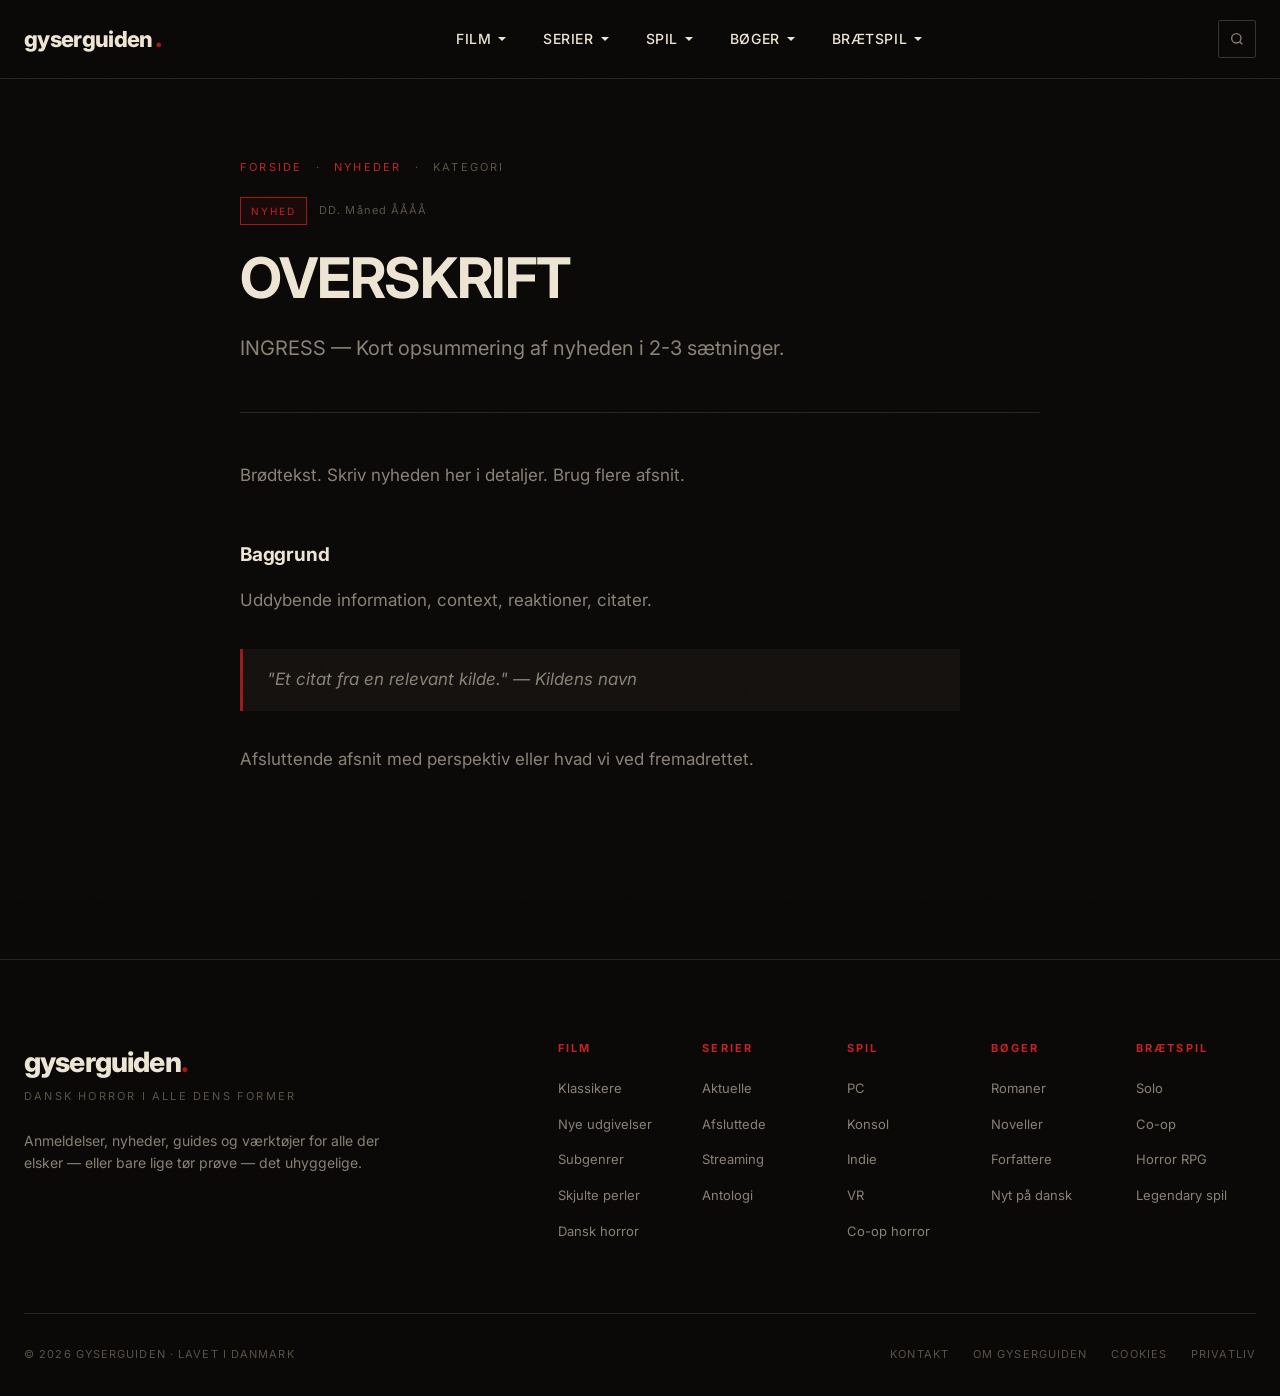
<file: _templates/nyhed.html>
<!DOCTYPE html>
<html lang="da">
<head>
<meta charset="UTF-8">
<meta name="viewport" content="width=device-width, initial-scale=1.0">
<!-- UDFYLD: title -->
<title>OVERSKRIFT — Gyserguiden</title>
<!-- UDFYLD: description (max 160 tegn) -->
<meta name="description" content="">
<link rel="stylesheet" href="/assets/css/base.css">
<link rel="stylesheet" href="/assets/css/components.css">
</head>
<body>

<!-- HEADER: identisk på alle sider — kopier fra _templates/anmeldelse.html -->
<header class="site-header">
  <div class="header-inner">
    <a href="/" class="logo">gyserguiden<span class="dot">.</span></a>
    <nav class="main-nav">
      <div class="nav-item"><a class="nav-link" href="/film">Film<svg class="chevron" viewBox="0 0 10 10" fill="currentColor"><path d="M5 7L1 3h8z"/></svg></a><div class="dropdown"><a href="/film/klassikere">Klassikere</a><a href="/film/nye">Nye udgivelser</a><a href="/film/subgenrer">Subgenrer</a><a href="/film/skjulte-perler">Skjulte perler</a><a href="/film/dansk">Dansk horror</a></div></div>
      <div class="nav-item"><a class="nav-link" href="/serier">Serier<svg class="chevron" viewBox="0 0 10 10" fill="currentColor"><path d="M5 7L1 3h8z"/></svg></a><div class="dropdown"><a href="/serier/aktuelle">Aktuelle</a><a href="/serier/afsluttede">Afsluttede</a><a href="/serier/streaming">Streamingtjenester</a><a href="/serier/antologi">Antologiserier</a></div></div>
      <div class="nav-item"><a class="nav-link" href="/spil">Spil<svg class="chevron" viewBox="0 0 10 10" fill="currentColor"><path d="M5 7L1 3h8z"/></svg></a><div class="dropdown"><a href="/spil/pc">PC</a><a href="/spil/konsol">Konsol</a><a href="/spil/indie">Indie</a><a href="/spil/vr">VR</a><a href="/spil/co-op">Co-op horror</a></div></div>
      <div class="nav-item"><a class="nav-link" href="/boeger">Bøger<svg class="chevron" viewBox="0 0 10 10" fill="currentColor"><path d="M5 7L1 3h8z"/></svg></a><div class="dropdown"><a href="/boeger/romaner">Romaner</a><a href="/boeger/noveller">Noveller</a><a href="/boeger/forfattere">Forfattere</a><a href="/boeger/nyt-paa-dansk">Nyt på dansk</a></div></div>
      <div class="nav-item"><a class="nav-link" href="/braetspil">Brætspil<svg class="chevron" viewBox="0 0 10 10" fill="currentColor"><path d="M5 7L1 3h8z"/></svg></a><div class="dropdown"><a href="/braetspil/solo">Solo</a><a href="/braetspil/co-op">Co-op</a><a href="/braetspil/rpg">Horror RPG</a><a href="/braetspil/legendary">Legendary spil</a></div></div>
    </nav>
    <div class="header-actions">
      <button class="search-btn" aria-label="Søg"><svg width="16" height="16" viewBox="0 0 24 24" fill="none" stroke="currentColor" stroke-width="2"><circle cx="11" cy="11" r="7"/><path d="m20 20-4-4"/></svg></button>
      <button class="hamburger" aria-label="Menu" id="hamburger"><span></span><span></span><span></span></button>
    </div>
  </div>
  <div class="mobile-menu" id="mobileMenu">
    <details><summary>Film</summary><div class="sub-links"><a href="/film/klassikere">Klassikere</a><a href="/film/nye">Nye udgivelser</a><a href="/film/subgenrer">Subgenrer</a><a href="/film/skjulte-perler">Skjulte perler</a><a href="/film/dansk">Dansk horror</a></div></details>
    <details><summary>Serier</summary><div class="sub-links"><a href="/serier/aktuelle">Aktuelle</a><a href="/serier/afsluttede">Afsluttede</a><a href="/serier/streaming">Streamingtjenester</a><a href="/serier/antologi">Antologiserier</a></div></details>
    <details><summary>Spil</summary><div class="sub-links"><a href="/spil/pc">PC</a><a href="/spil/konsol">Konsol</a><a href="/spil/indie">Indie</a><a href="/spil/vr">VR</a><a href="/spil/co-op">Co-op horror</a></div></details>
    <details><summary>Bøger</summary><div class="sub-links"><a href="/boeger/romaner">Romaner</a><a href="/boeger/noveller">Noveller</a><a href="/boeger/forfattere">Forfattere</a><a href="/boeger/nyt-paa-dansk">Nyt på dansk</a></div></details>
    <details><summary>Brætspil</summary><div class="sub-links"><a href="/braetspil/solo">Solo</a><a href="/braetspil/co-op">Co-op</a><a href="/braetspil/rpg">Horror RPG</a><a href="/braetspil/legendary">Legendary spil</a></div></details>
  </div>
</header>

<main>
  <div class="container">
    <div style="max-width:800px; margin:0 auto; padding:80px 0;">

      <!-- Meta -->
      <div style="font-family:var(--mono); font-size:11px; letter-spacing:0.2em; color:var(--text-dim); text-transform:uppercase; margin-bottom:20px;">
        <a href="/" style="color:var(--accent-bright);">Forside</a>
        <span style="margin:0 8px;">·</span>
        <a href="/nyheder" style="color:var(--accent-bright);">Nyheder</a>
        <span style="margin:0 8px;">·</span>
        <!-- UDFYLD: kategori fx Film, Spil, Bøger -->
        KATEGORI
      </div>

      <!-- Dato og label -->
      <div style="display:flex; align-items:center; gap:12px; margin-bottom:24px;">
        <span style="font-family:var(--mono); font-size:10px; letter-spacing:0.2em; color:var(--accent-bright); text-transform:uppercase; padding:5px 10px; border:1px solid var(--accent); background:rgba(160,24,24,0.1);">Nyhed</span>
        <!-- UDFYLD: dato -->
        <span style="font-family:var(--mono); font-size:11px; color:var(--text-dim); letter-spacing:0.1em;">DD. Måned ÅÅÅÅ</span>
      </div>

      <!-- Overskrift -->
      <!-- UDFYLD: overskrift -->
      <h1 style="font-family:var(--display); font-size:clamp(32px,5vw,56px); font-weight:700; line-height:1.05; letter-spacing:-0.025em; margin-bottom:24px;">OVERSKRIFT</h1>

      <!-- Ingress -->
      <!-- UDFYLD: 2-3 sætninger der opsummerer nyheden -->
      <p style="font-size:20px; color:var(--text-muted); line-height:1.6; margin-bottom:48px; padding-bottom:48px; border-bottom:1px solid var(--border);">INGRESS — Kort opsummering af nyheden i 2-3 sætninger.</p>

      <!-- Brødtekst -->
      <article class="prose">
        <p>Brødtekst. Skriv nyheden her i detaljer. Brug flere afsnit.</p>

        <h2>Baggrund</h2>
        <p>Uddybende information, context, reaktioner, citater.</p>

        <blockquote>
          "Et citat fra en relevant kilde." — Kildens navn
        </blockquote>

        <p>Afsluttende afsnit med perspektiv eller hvad vi ved fremadrettet.</p>
      </article>

    </div>
  </div>
</main>

<footer class="site-footer">
  <div class="container">
    <div class="footer-top">
      <div class="footer-brand">
        <h3>gyserguiden<span class="dot">.</span></h3>
        <div class="tagline">Dansk horror i alle dens former</div>
        <p>Anmeldelser, nyheder, guides og værktøjer for alle der elsker — eller bare lige tør prøve — det uhyggelige.</p>
      </div>
      <nav class="footer-nav">
        <div class="footer-col"><h4>Film</h4><ul><li><a href="/film/klassikere">Klassikere</a></li><li><a href="/film/nye">Nye udgivelser</a></li><li><a href="/film/subgenrer">Subgenrer</a></li><li><a href="/film/skjulte-perler">Skjulte perler</a></li><li><a href="/film/dansk">Dansk horror</a></li></ul></div>
        <div class="footer-col"><h4>Serier</h4><ul><li><a href="/serier/aktuelle">Aktuelle</a></li><li><a href="/serier/afsluttede">Afsluttede</a></li><li><a href="/serier/streaming">Streaming</a></li><li><a href="/serier/antologi">Antologi</a></li></ul></div>
        <div class="footer-col"><h4>Spil</h4><ul><li><a href="/spil/pc">PC</a></li><li><a href="/spil/konsol">Konsol</a></li><li><a href="/spil/indie">Indie</a></li><li><a href="/spil/vr">VR</a></li><li><a href="/spil/co-op">Co-op horror</a></li></ul></div>
        <div class="footer-col"><h4>Bøger</h4><ul><li><a href="/boeger/romaner">Romaner</a></li><li><a href="/boeger/noveller">Noveller</a></li><li><a href="/boeger/forfattere">Forfattere</a></li><li><a href="/boeger/nyt-paa-dansk">Nyt på dansk</a></li></ul></div>
        <div class="footer-col"><h4>Brætspil</h4><ul><li><a href="/braetspil/solo">Solo</a></li><li><a href="/braetspil/co-op">Co-op</a></li><li><a href="/braetspil/rpg">Horror RPG</a></li><li><a href="/braetspil/legendary">Legendary spil</a></li></ul></div>
      </nav>
    </div>
    <div class="footer-bottom">
      <span>© 2026 Gyserguiden · Lavet i Danmark</span>
      <div class="links"><a href="#kontakt">Kontakt</a><a href="/om">Om Gyserguiden</a><a href="/cookies">Cookies</a><a href="/privatliv">Privatliv</a></div>
    </div>
  </div>
</footer>

<script src="/assets/js/main.js"></script>
</body>
</html>
</file>
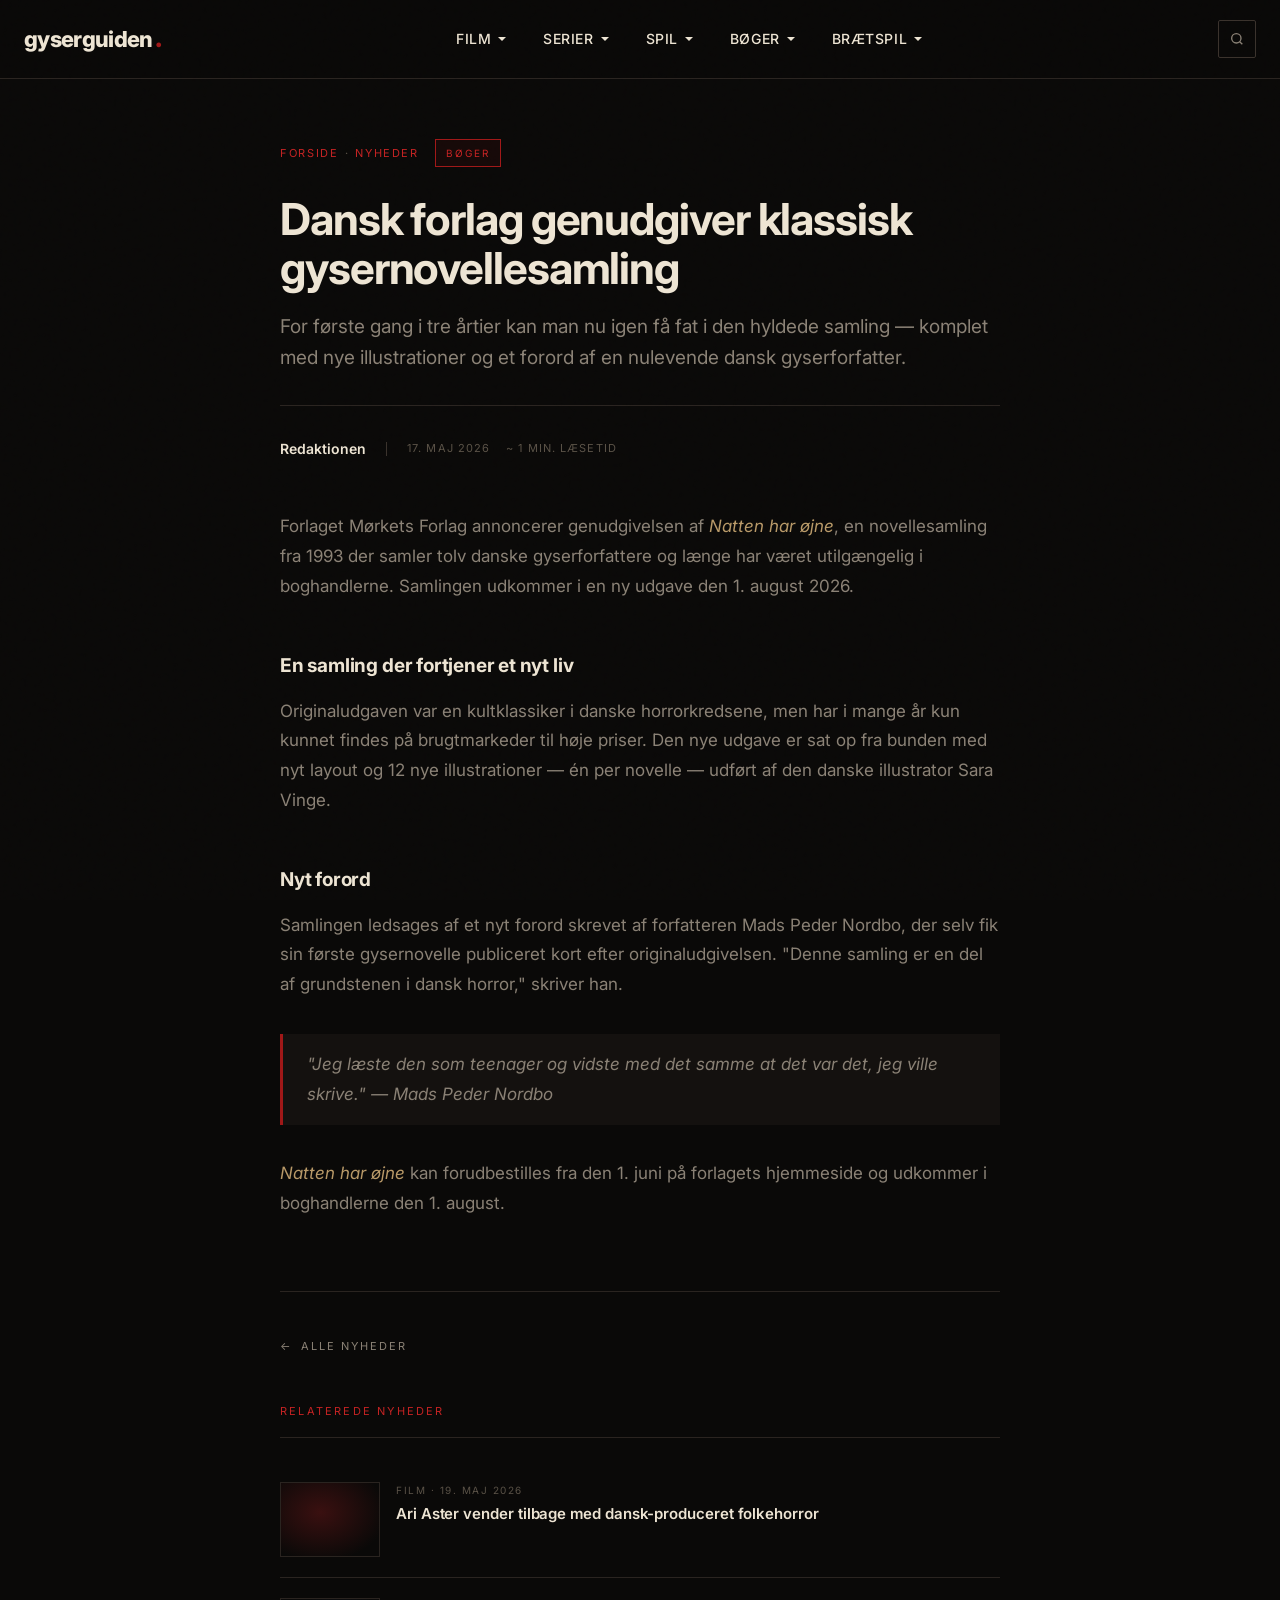
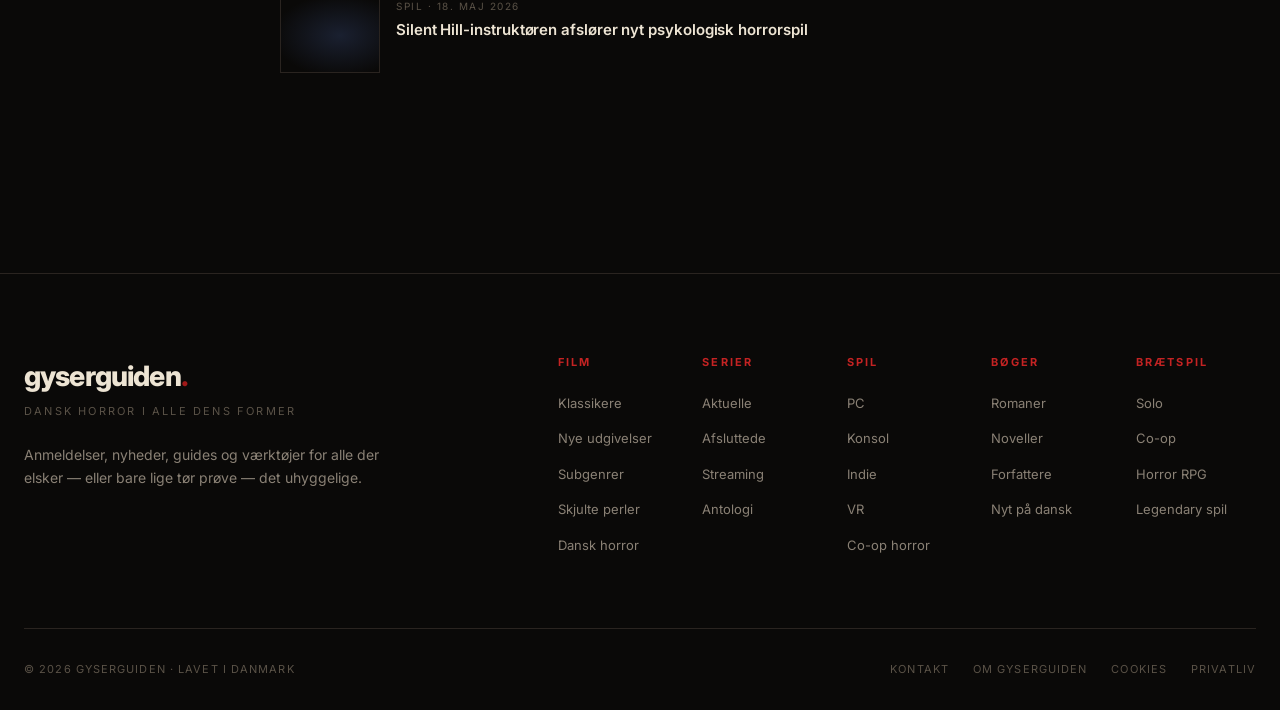
<file: nyheder/2026-05-17-dansk-novellesamling.html>
<!DOCTYPE html>
<html lang="da">
<head>
<meta charset="UTF-8">
<meta name="viewport" content="width=device-width, initial-scale=1.0">
<title>Dansk forlag genudgiver klassisk gysernovellesamling — Gyserguiden</title>
<meta name="description" content="For første gang i tre årtier kan man nu igen få fat i den hyldede samling — komplet med nye illustrationer.">
<link rel="stylesheet" href="/assets/css/base.css">
<link rel="stylesheet" href="/assets/css/components.css">
<style>
  .article-wrap { max-width: 720px; margin: 0 auto; padding: 60px 0 100px; }
  .article-eyebrow { display: flex; align-items: center; gap: 16px; margin-bottom: 28px; flex-wrap: wrap; }
  .article-eyebrow .breadcrumb { font-family: var(--mono); font-size: 11px; letter-spacing: 0.15em; color: var(--text-dim); text-transform: uppercase; }
  .article-eyebrow .breadcrumb a { color: var(--accent-bright); }
  .article-eyebrow .breadcrumb span { margin: 0 6px; }
  .kat-tag { font-family: var(--mono); font-size: 10px; letter-spacing: 0.2em; text-transform: uppercase; padding: 5px 10px; border: 1px solid var(--accent); background: rgba(160,24,24,0.08); color: var(--accent-bright); }
  .article-wrap h1 { font-family: var(--display); font-size: clamp(28px, 4vw, 44px); font-weight: 700; line-height: 1.1; letter-spacing: -0.025em; margin-bottom: 20px; color: var(--text); }
  .article-excerpt { font-size: 19px; color: var(--text-muted); line-height: 1.6; margin-bottom: 32px; padding-bottom: 32px; border-bottom: 1px solid var(--border); }
  .byline-bar { display: flex; align-items: center; gap: 20px; margin-bottom: 52px; flex-wrap: wrap; }
  .byline-author { font-family: var(--display); font-size: 14px; font-weight: 600; color: var(--text); }
  .byline-divider { width: 1px; height: 14px; background: var(--border-strong); }
  .byline-meta { font-family: var(--mono); font-size: 11px; letter-spacing: 0.1em; color: var(--text-dim); text-transform: uppercase; display: flex; align-items: center; gap: 16px; flex-wrap: wrap; }
  .article-footer { margin-top: 72px; padding-top: 40px; border-top: 1px solid var(--border); }
  .back-link { display: inline-flex; align-items: center; gap: 8px; font-family: var(--mono); font-size: 11px; letter-spacing: 0.18em; text-transform: uppercase; color: var(--text-muted); transition: color .2s; margin-bottom: 48px; }
  .back-link:hover { color: var(--accent-bright); }
  .back-link::before { content: '←'; }
  .related-title { font-family: var(--mono); font-size: 11px; letter-spacing: 0.2em; color: var(--accent-bright); text-transform: uppercase; margin-bottom: 24px; padding-bottom: 16px; border-bottom: 1px solid var(--border); }
  .related-list { display: flex; flex-direction: column; }
  .related-item { display: grid; grid-template-columns: 100px 1fr; gap: 16px; padding: 20px 0; border-bottom: 1px solid var(--border); text-decoration: none; color: inherit; transition: opacity .2s; }
  .related-item:hover { opacity: 0.7; }
  .related-item:hover .related-item-title { color: var(--accent-bright); }
  .related-item:last-child { border-bottom: none; }
  .related-item-img { aspect-ratio: 4/3; background: var(--bg-card); border: 1px solid var(--border); }
  .related-item-kat { font-family: var(--mono); font-size: 10px; letter-spacing: 0.15em; color: var(--text-dim); text-transform: uppercase; margin-bottom: 6px; }
  .related-item-title { font-family: var(--display); font-size: 15px; font-weight: 600; line-height: 1.35; letter-spacing: -0.005em; transition: color .2s; }
</style>
</head>
<body>
<header class="site-header">
  <div class="header-inner">
    <a href="/" class="logo">gyserguiden<span class="dot">.</span></a>
    <nav class="main-nav">
      <div class="nav-item"><a class="nav-link" href="/film">Film<svg class="chevron" viewBox="0 0 10 10" fill="currentColor"><path d="M5 7L1 3h8z"/></svg></a><div class="dropdown"><a href="/film/klassikere">Klassikere</a><a href="/film/nye">Nye udgivelser</a><a href="/film/subgenrer">Subgenrer</a><a href="/film/skjulte-perler">Skjulte perler</a><a href="/film/dansk">Dansk horror</a></div></div>
      <div class="nav-item"><a class="nav-link" href="/serier">Serier<svg class="chevron" viewBox="0 0 10 10" fill="currentColor"><path d="M5 7L1 3h8z"/></svg></a><div class="dropdown"><a href="/serier/aktuelle">Aktuelle</a><a href="/serier/afsluttede">Afsluttede</a><a href="/serier/streaming">Streamingtjenester</a><a href="/serier/antologi">Antologiserier</a></div></div>
      <div class="nav-item"><a class="nav-link" href="/spil">Spil<svg class="chevron" viewBox="0 0 10 10" fill="currentColor"><path d="M5 7L1 3h8z"/></svg></a><div class="dropdown"><a href="/spil/pc">PC</a><a href="/spil/konsol">Konsol</a><a href="/spil/indie">Indie</a><a href="/spil/vr">VR</a><a href="/spil/co-op">Co-op horror</a></div></div>
      <div class="nav-item"><a class="nav-link" href="/boeger">Bøger<svg class="chevron" viewBox="0 0 10 10" fill="currentColor"><path d="M5 7L1 3h8z"/></svg></a><div class="dropdown"><a href="/boeger/romaner">Romaner</a><a href="/boeger/noveller">Noveller</a><a href="/boeger/forfattere">Forfattere</a><a href="/boeger/nyt-paa-dansk">Nyt på dansk</a></div></div>
      <div class="nav-item"><a class="nav-link" href="/braetspil">Brætspil<svg class="chevron" viewBox="0 0 10 10" fill="currentColor"><path d="M5 7L1 3h8z"/></svg></a><div class="dropdown"><a href="/braetspil/solo">Solo</a><a href="/braetspil/co-op">Co-op</a><a href="/braetspil/rpg">Horror RPG</a><a href="/braetspil/legendary">Legendary spil</a></div></div>
    </nav>
    <div class="header-actions">
      <button class="search-btn" aria-label="Søg"><svg width="16" height="16" viewBox="0 0 24 24" fill="none" stroke="currentColor" stroke-width="2"><circle cx="11" cy="11" r="7"/><path d="m20 20-4-4"/></svg></button>
      <button class="hamburger" aria-label="Menu" id="hamburger"><span></span><span></span><span></span></button>
    </div>
  </div>
  <div class="mobile-menu" id="mobileMenu">
    <details><summary>Film</summary><div class="sub-links"><a href="/film/klassikere">Klassikere</a><a href="/film/nye">Nye udgivelser</a><a href="/film/subgenrer">Subgenrer</a><a href="/film/skjulte-perler">Skjulte perler</a><a href="/film/dansk">Dansk horror</a></div></details>
    <details><summary>Serier</summary><div class="sub-links"><a href="/serier/aktuelle">Aktuelle</a><a href="/serier/afsluttede">Afsluttede</a><a href="/serier/streaming">Streamingtjenester</a><a href="/serier/antologi">Antologiserier</a></div></details>
    <details><summary>Spil</summary><div class="sub-links"><a href="/spil/pc">PC</a><a href="/spil/konsol">Konsol</a><a href="/spil/indie">Indie</a><a href="/spil/vr">VR</a><a href="/spil/co-op">Co-op horror</a></div></details>
    <details><summary>Bøger</summary><div class="sub-links"><a href="/boeger/romaner">Romaner</a><a href="/boeger/noveller">Noveller</a><a href="/boeger/forfattere">Forfattere</a><a href="/boeger/nyt-paa-dansk">Nyt på dansk</a></div></details>
    <details><summary>Brætspil</summary><div class="sub-links"><a href="/braetspil/solo">Solo</a><a href="/braetspil/co-op">Co-op</a><a href="/braetspil/rpg">Horror RPG</a><a href="/braetspil/legendary">Legendary spil</a></div></details>
  </div>
</header>

<main>
  <div class="container">
    <article class="article-wrap">
      <div class="article-eyebrow">
        <div class="breadcrumb"><a href="/">Forside</a><span>·</span><a href="/nyheder/">Nyheder</a></div>
        <span class="kat-tag">Bøger</span>
      </div>
      <h1>Dansk forlag genudgiver klassisk gysernovellesamling</h1>
      <p class="article-excerpt">For første gang i tre årtier kan man nu igen få fat i den hyldede samling — komplet med nye illustrationer og et forord af en nulevende dansk gyserforfatter.</p>
      <div class="byline-bar">
        <span class="byline-author">Redaktionen</span>
        <div class="byline-divider"></div>
        <div class="byline-meta">
          <span>17. maj 2026</span>
          <span class="reading-time" id="readingTime"></span>
        </div>
      </div>
      <div class="prose" id="articleBody">
        <p>Forlaget Mørkets Forlag annoncerer genudgivelsen af <em>Natten har øjne</em>, en novellesamling fra 1993 der samler tolv danske gyserforfattere og længe har været utilgængelig i boghandlerne. Samlingen udkommer i en ny udgave den 1. august 2026.</p>

        <h2>En samling der fortjener et nyt liv</h2>
        <p>Originaludgaven var en kultklassiker i danske horrorkredsene, men har i mange år kun kunnet findes på brugtmarkeder til høje priser. Den nye udgave er sat op fra bunden med nyt layout og 12 nye illustrationer — én per novelle — udført af den danske illustrator Sara Vinge.</p>

        <h2>Nyt forord</h2>
        <p>Samlingen ledsages af et nyt forord skrevet af forfatteren Mads Peder Nordbo, der selv fik sin første gysernovelle publiceret kort efter originaludgivelsen. "Denne samling er en del af grundstenen i dansk horror," skriver han.</p>

        <blockquote>"Jeg læste den som teenager og vidste med det samme at det var det, jeg ville skrive." — Mads Peder Nordbo</blockquote>

        <p><em>Natten har øjne</em> kan forudbestilles fra den 1. juni på forlagets hjemmeside og udkommer i boghandlerne den 1. august.</p>
      </div>
      <footer class="article-footer">
        <a href="/nyheder/" class="back-link">Alle nyheder</a>
        <div class="related-title">Relaterede nyheder</div>
        <div class="related-list">
          <a href="/nyheder/2026-05-19-ari-aster-folkehorror.html" class="related-item">
            <div class="related-item-img" style="background: radial-gradient(ellipse at 40% 40%, #3a1010 0%, #0a0908 80%);"></div>
            <div><div class="related-item-kat">Film · 19. maj 2026</div><div class="related-item-title">Ari Aster vender tilbage med dansk-produceret folkehorror</div></div>
          </a>
          <a href="/nyheder/2026-05-18-silent-hill-nyt-spil.html" class="related-item">
            <div class="related-item-img" style="background: radial-gradient(ellipse at 60% 50%, #1a2030 0%, #0a0908 80%);"></div>
            <div><div class="related-item-kat">Spil · 18. maj 2026</div><div class="related-item-title">Silent Hill-instruktøren afslører nyt psykologisk horrorspil</div></div>
          </a>
        </div>
      </footer>
    </article>
  </div>
</main>

<footer class="site-footer">
  <div class="container">
    <div class="footer-top">
      <div class="footer-brand"><h3>gyserguiden<span class="dot">.</span></h3><div class="tagline">Dansk horror i alle dens former</div><p>Anmeldelser, nyheder, guides og værktøjer for alle der elsker — eller bare lige tør prøve — det uhyggelige.</p></div>
      <nav class="footer-nav">
        <div class="footer-col"><h4>Film</h4><ul><li><a href="/film/klassikere">Klassikere</a></li><li><a href="/film/nye">Nye udgivelser</a></li><li><a href="/film/subgenrer">Subgenrer</a></li><li><a href="/film/skjulte-perler">Skjulte perler</a></li><li><a href="/film/dansk">Dansk horror</a></li></ul></div>
        <div class="footer-col"><h4>Serier</h4><ul><li><a href="/serier/aktuelle">Aktuelle</a></li><li><a href="/serier/afsluttede">Afsluttede</a></li><li><a href="/serier/streaming">Streaming</a></li><li><a href="/serier/antologi">Antologi</a></li></ul></div>
        <div class="footer-col"><h4>Spil</h4><ul><li><a href="/spil/pc">PC</a></li><li><a href="/spil/konsol">Konsol</a></li><li><a href="/spil/indie">Indie</a></li><li><a href="/spil/vr">VR</a></li><li><a href="/spil/co-op">Co-op horror</a></li></ul></div>
        <div class="footer-col"><h4>Bøger</h4><ul><li><a href="/boeger/romaner">Romaner</a></li><li><a href="/boeger/noveller">Noveller</a></li><li><a href="/boeger/forfattere">Forfattere</a></li><li><a href="/boeger/nyt-paa-dansk">Nyt på dansk</a></li></ul></div>
        <div class="footer-col"><h4>Brætspil</h4><ul><li><a href="/braetspil/solo">Solo</a></li><li><a href="/braetspil/co-op">Co-op</a></li><li><a href="/braetspil/rpg">Horror RPG</a></li><li><a href="/braetspil/legendary">Legendary spil</a></li></ul></div>
      </nav>
    </div>
    <div class="footer-bottom"><span>© 2026 Gyserguiden · Lavet i Danmark</span><div class="links"><a href="#kontakt">Kontakt</a><a href="/om">Om Gyserguiden</a><a href="/cookies">Cookies</a><a href="/privatliv">Privatliv</a></div></div>
  </div>
</footer>
<script src="/assets/js/main.js"></script>
<script>
  const body = document.getElementById('articleBody');
  const rt = document.getElementById('readingTime');
  if (body && rt) { const words = body.innerText.trim().split(/\s+/).length; rt.textContent = '~ ' + Math.max(1, Math.round(words / 200)) + ' min. læsetid'; }
</script>
</body>
</html>
</file>
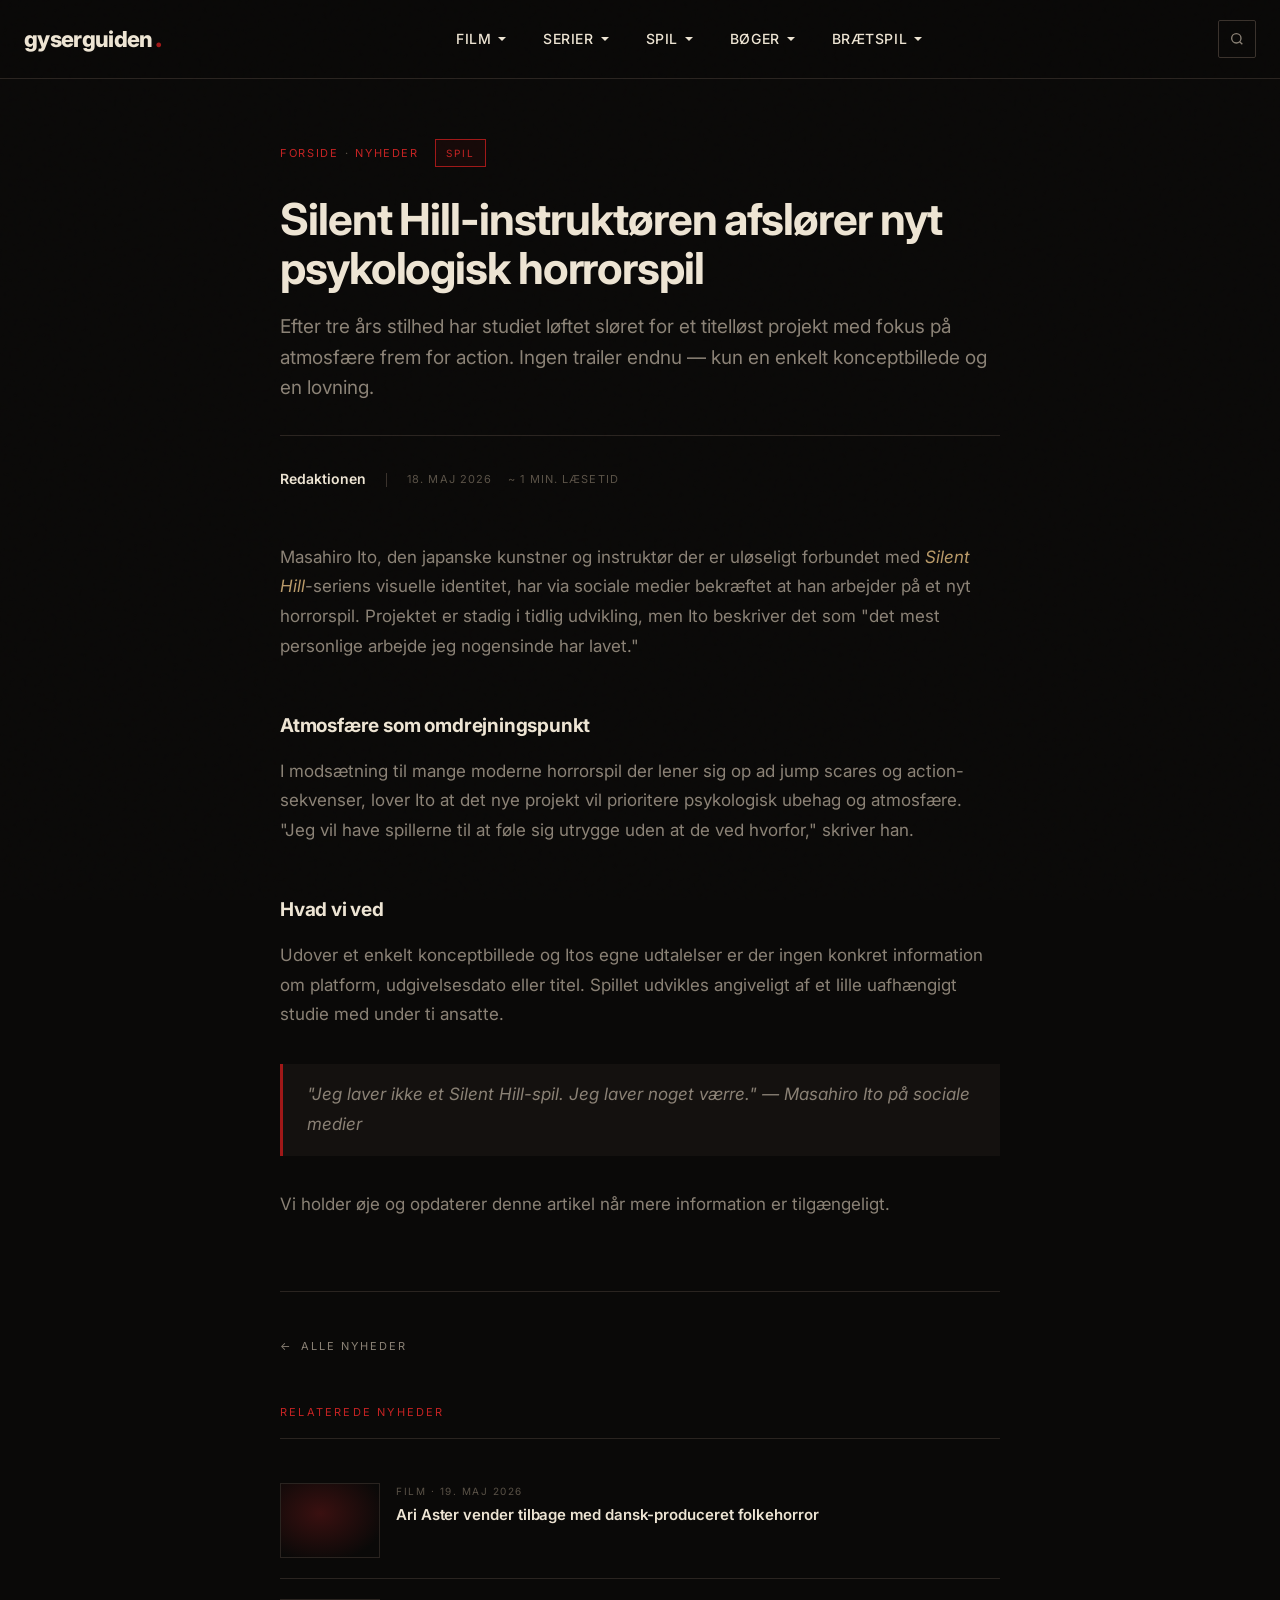
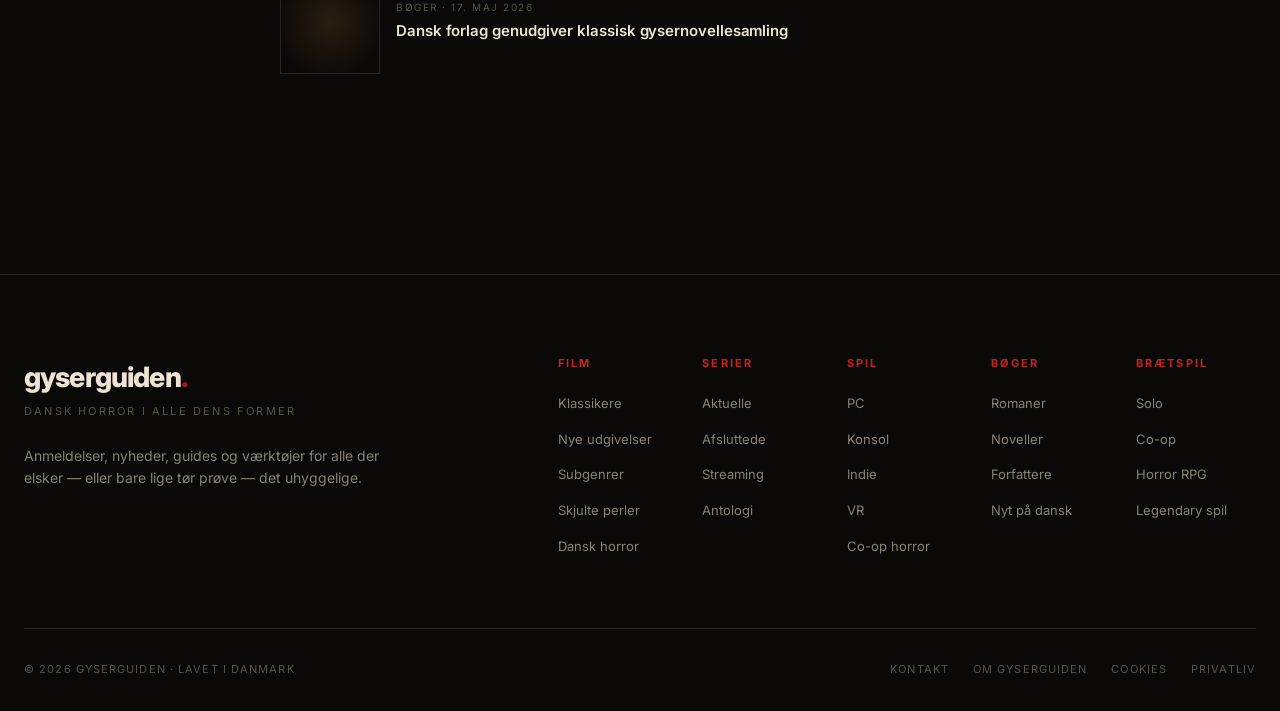
<file: nyheder/2026-05-18-silent-hill-nyt-spil.html>
<!DOCTYPE html>
<html lang="da">
<head>
<meta charset="UTF-8">
<meta name="viewport" content="width=device-width, initial-scale=1.0">
<title>Silent Hill-instruktøren afslører nyt psykologisk horrorspil — Gyserguiden</title>
<meta name="description" content="Efter tre års stilhed har studiet løftet sløret for et titelløst projekt med fokus på atmosfære frem for action.">
<link rel="stylesheet" href="/assets/css/base.css">
<link rel="stylesheet" href="/assets/css/components.css">
<style>
  .article-wrap { max-width: 720px; margin: 0 auto; padding: 60px 0 100px; }
  .article-eyebrow { display: flex; align-items: center; gap: 16px; margin-bottom: 28px; flex-wrap: wrap; }
  .article-eyebrow .breadcrumb { font-family: var(--mono); font-size: 11px; letter-spacing: 0.15em; color: var(--text-dim); text-transform: uppercase; }
  .article-eyebrow .breadcrumb a { color: var(--accent-bright); }
  .article-eyebrow .breadcrumb span { margin: 0 6px; }
  .kat-tag { font-family: var(--mono); font-size: 10px; letter-spacing: 0.2em; text-transform: uppercase; padding: 5px 10px; border: 1px solid var(--accent); background: rgba(160,24,24,0.08); color: var(--accent-bright); }
  .article-wrap h1 { font-family: var(--display); font-size: clamp(28px, 4vw, 44px); font-weight: 700; line-height: 1.1; letter-spacing: -0.025em; margin-bottom: 20px; color: var(--text); }
  .article-excerpt { font-size: 19px; color: var(--text-muted); line-height: 1.6; margin-bottom: 32px; padding-bottom: 32px; border-bottom: 1px solid var(--border); }
  .byline-bar { display: flex; align-items: center; gap: 20px; margin-bottom: 52px; flex-wrap: wrap; }
  .byline-author { font-family: var(--display); font-size: 14px; font-weight: 600; color: var(--text); }
  .byline-divider { width: 1px; height: 14px; background: var(--border-strong); }
  .byline-meta { font-family: var(--mono); font-size: 11px; letter-spacing: 0.1em; color: var(--text-dim); text-transform: uppercase; display: flex; align-items: center; gap: 16px; flex-wrap: wrap; }
  .article-footer { margin-top: 72px; padding-top: 40px; border-top: 1px solid var(--border); }
  .back-link { display: inline-flex; align-items: center; gap: 8px; font-family: var(--mono); font-size: 11px; letter-spacing: 0.18em; text-transform: uppercase; color: var(--text-muted); transition: color .2s; margin-bottom: 48px; }
  .back-link:hover { color: var(--accent-bright); }
  .back-link::before { content: '←'; }
  .related-title { font-family: var(--mono); font-size: 11px; letter-spacing: 0.2em; color: var(--accent-bright); text-transform: uppercase; margin-bottom: 24px; padding-bottom: 16px; border-bottom: 1px solid var(--border); }
  .related-list { display: flex; flex-direction: column; }
  .related-item { display: grid; grid-template-columns: 100px 1fr; gap: 16px; padding: 20px 0; border-bottom: 1px solid var(--border); text-decoration: none; color: inherit; transition: opacity .2s; }
  .related-item:hover { opacity: 0.7; }
  .related-item:hover .related-item-title { color: var(--accent-bright); }
  .related-item:last-child { border-bottom: none; }
  .related-item-img { aspect-ratio: 4/3; background: var(--bg-card); border: 1px solid var(--border); }
  .related-item-kat { font-family: var(--mono); font-size: 10px; letter-spacing: 0.15em; color: var(--text-dim); text-transform: uppercase; margin-bottom: 6px; }
  .related-item-title { font-family: var(--display); font-size: 15px; font-weight: 600; line-height: 1.35; letter-spacing: -0.005em; transition: color .2s; }
</style>
</head>
<body>
<header class="site-header">
  <div class="header-inner">
    <a href="/" class="logo">gyserguiden<span class="dot">.</span></a>
    <nav class="main-nav">
      <div class="nav-item"><a class="nav-link" href="/film">Film<svg class="chevron" viewBox="0 0 10 10" fill="currentColor"><path d="M5 7L1 3h8z"/></svg></a><div class="dropdown"><a href="/film/klassikere">Klassikere</a><a href="/film/nye">Nye udgivelser</a><a href="/film/subgenrer">Subgenrer</a><a href="/film/skjulte-perler">Skjulte perler</a><a href="/film/dansk">Dansk horror</a></div></div>
      <div class="nav-item"><a class="nav-link" href="/serier">Serier<svg class="chevron" viewBox="0 0 10 10" fill="currentColor"><path d="M5 7L1 3h8z"/></svg></a><div class="dropdown"><a href="/serier/aktuelle">Aktuelle</a><a href="/serier/afsluttede">Afsluttede</a><a href="/serier/streaming">Streamingtjenester</a><a href="/serier/antologi">Antologiserier</a></div></div>
      <div class="nav-item"><a class="nav-link" href="/spil">Spil<svg class="chevron" viewBox="0 0 10 10" fill="currentColor"><path d="M5 7L1 3h8z"/></svg></a><div class="dropdown"><a href="/spil/pc">PC</a><a href="/spil/konsol">Konsol</a><a href="/spil/indie">Indie</a><a href="/spil/vr">VR</a><a href="/spil/co-op">Co-op horror</a></div></div>
      <div class="nav-item"><a class="nav-link" href="/boeger">Bøger<svg class="chevron" viewBox="0 0 10 10" fill="currentColor"><path d="M5 7L1 3h8z"/></svg></a><div class="dropdown"><a href="/boeger/romaner">Romaner</a><a href="/boeger/noveller">Noveller</a><a href="/boeger/forfattere">Forfattere</a><a href="/boeger/nyt-paa-dansk">Nyt på dansk</a></div></div>
      <div class="nav-item"><a class="nav-link" href="/braetspil">Brætspil<svg class="chevron" viewBox="0 0 10 10" fill="currentColor"><path d="M5 7L1 3h8z"/></svg></a><div class="dropdown"><a href="/braetspil/solo">Solo</a><a href="/braetspil/co-op">Co-op</a><a href="/braetspil/rpg">Horror RPG</a><a href="/braetspil/legendary">Legendary spil</a></div></div>
    </nav>
    <div class="header-actions">
      <button class="search-btn" aria-label="Søg"><svg width="16" height="16" viewBox="0 0 24 24" fill="none" stroke="currentColor" stroke-width="2"><circle cx="11" cy="11" r="7"/><path d="m20 20-4-4"/></svg></button>
      <button class="hamburger" aria-label="Menu" id="hamburger"><span></span><span></span><span></span></button>
    </div>
  </div>
  <div class="mobile-menu" id="mobileMenu">
    <details><summary>Film</summary><div class="sub-links"><a href="/film/klassikere">Klassikere</a><a href="/film/nye">Nye udgivelser</a><a href="/film/subgenrer">Subgenrer</a><a href="/film/skjulte-perler">Skjulte perler</a><a href="/film/dansk">Dansk horror</a></div></details>
    <details><summary>Serier</summary><div class="sub-links"><a href="/serier/aktuelle">Aktuelle</a><a href="/serier/afsluttede">Afsluttede</a><a href="/serier/streaming">Streamingtjenester</a><a href="/serier/antologi">Antologiserier</a></div></details>
    <details><summary>Spil</summary><div class="sub-links"><a href="/spil/pc">PC</a><a href="/spil/konsol">Konsol</a><a href="/spil/indie">Indie</a><a href="/spil/vr">VR</a><a href="/spil/co-op">Co-op horror</a></div></details>
    <details><summary>Bøger</summary><div class="sub-links"><a href="/boeger/romaner">Romaner</a><a href="/boeger/noveller">Noveller</a><a href="/boeger/forfattere">Forfattere</a><a href="/boeger/nyt-paa-dansk">Nyt på dansk</a></div></details>
    <details><summary>Brætspil</summary><div class="sub-links"><a href="/braetspil/solo">Solo</a><a href="/braetspil/co-op">Co-op</a><a href="/braetspil/rpg">Horror RPG</a><a href="/braetspil/legendary">Legendary spil</a></div></details>
  </div>
</header>

<main>
  <div class="container">
    <article class="article-wrap">
      <div class="article-eyebrow">
        <div class="breadcrumb"><a href="/">Forside</a><span>·</span><a href="/nyheder/">Nyheder</a></div>
        <span class="kat-tag">Spil</span>
      </div>
      <h1>Silent Hill-instruktøren afslører nyt psykologisk horrorspil</h1>
      <p class="article-excerpt">Efter tre års stilhed har studiet løftet sløret for et titelløst projekt med fokus på atmosfære frem for action. Ingen trailer endnu — kun en enkelt konceptbillede og en lovning.</p>
      <div class="byline-bar">
        <span class="byline-author">Redaktionen</span>
        <div class="byline-divider"></div>
        <div class="byline-meta">
          <span>18. maj 2026</span>
          <span class="reading-time" id="readingTime"></span>
        </div>
      </div>
      <div class="prose" id="articleBody">
        <p>Masahiro Ito, den japanske kunstner og instruktør der er uløseligt forbundet med <em>Silent Hill</em>-seriens visuelle identitet, har via sociale medier bekræftet at han arbejder på et nyt horrorspil. Projektet er stadig i tidlig udvikling, men Ito beskriver det som "det mest personlige arbejde jeg nogensinde har lavet."</p>

        <h2>Atmosfære som omdrejningspunkt</h2>
        <p>I modsætning til mange moderne horrorspil der lener sig op ad jump scares og action-sekvenser, lover Ito at det nye projekt vil prioritere psykologisk ubehag og atmosfære. "Jeg vil have spillerne til at føle sig utrygge uden at de ved hvorfor," skriver han.</p>

        <h2>Hvad vi ved</h2>
        <p>Udover et enkelt konceptbillede og Itos egne udtalelser er der ingen konkret information om platform, udgivelsesdato eller titel. Spillet udvikles angiveligt af et lille uafhængigt studie med under ti ansatte.</p>

        <blockquote>"Jeg laver ikke et Silent Hill-spil. Jeg laver noget værre." — Masahiro Ito på sociale medier</blockquote>

        <p>Vi holder øje og opdaterer denne artikel når mere information er tilgængeligt.</p>
      </div>
      <footer class="article-footer">
        <a href="/nyheder/" class="back-link">Alle nyheder</a>
        <div class="related-title">Relaterede nyheder</div>
        <div class="related-list">
          <a href="/nyheder/2026-05-19-ari-aster-folkehorror.html" class="related-item">
            <div class="related-item-img" style="background: radial-gradient(ellipse at 40% 40%, #3a1010 0%, #0a0908 80%);"></div>
            <div><div class="related-item-kat">Film · 19. maj 2026</div><div class="related-item-title">Ari Aster vender tilbage med dansk-produceret folkehorror</div></div>
          </a>
          <a href="/nyheder/2026-05-17-dansk-novellesamling.html" class="related-item">
            <div class="related-item-img" style="background: radial-gradient(ellipse at 50% 30%, #2a1d10 0%, #0a0908 80%);"></div>
            <div><div class="related-item-kat">Bøger · 17. maj 2026</div><div class="related-item-title">Dansk forlag genudgiver klassisk gysernovellesamling</div></div>
          </a>
        </div>
      </footer>
    </article>
  </div>
</main>

<footer class="site-footer">
  <div class="container">
    <div class="footer-top">
      <div class="footer-brand"><h3>gyserguiden<span class="dot">.</span></h3><div class="tagline">Dansk horror i alle dens former</div><p>Anmeldelser, nyheder, guides og værktøjer for alle der elsker — eller bare lige tør prøve — det uhyggelige.</p></div>
      <nav class="footer-nav">
        <div class="footer-col"><h4>Film</h4><ul><li><a href="/film/klassikere">Klassikere</a></li><li><a href="/film/nye">Nye udgivelser</a></li><li><a href="/film/subgenrer">Subgenrer</a></li><li><a href="/film/skjulte-perler">Skjulte perler</a></li><li><a href="/film/dansk">Dansk horror</a></li></ul></div>
        <div class="footer-col"><h4>Serier</h4><ul><li><a href="/serier/aktuelle">Aktuelle</a></li><li><a href="/serier/afsluttede">Afsluttede</a></li><li><a href="/serier/streaming">Streaming</a></li><li><a href="/serier/antologi">Antologi</a></li></ul></div>
        <div class="footer-col"><h4>Spil</h4><ul><li><a href="/spil/pc">PC</a></li><li><a href="/spil/konsol">Konsol</a></li><li><a href="/spil/indie">Indie</a></li><li><a href="/spil/vr">VR</a></li><li><a href="/spil/co-op">Co-op horror</a></li></ul></div>
        <div class="footer-col"><h4>Bøger</h4><ul><li><a href="/boeger/romaner">Romaner</a></li><li><a href="/boeger/noveller">Noveller</a></li><li><a href="/boeger/forfattere">Forfattere</a></li><li><a href="/boeger/nyt-paa-dansk">Nyt på dansk</a></li></ul></div>
        <div class="footer-col"><h4>Brætspil</h4><ul><li><a href="/braetspil/solo">Solo</a></li><li><a href="/braetspil/co-op">Co-op</a></li><li><a href="/braetspil/rpg">Horror RPG</a></li><li><a href="/braetspil/legendary">Legendary spil</a></li></ul></div>
      </nav>
    </div>
    <div class="footer-bottom"><span>© 2026 Gyserguiden · Lavet i Danmark</span><div class="links"><a href="#kontakt">Kontakt</a><a href="/om">Om Gyserguiden</a><a href="/cookies">Cookies</a><a href="/privatliv">Privatliv</a></div></div>
  </div>
</footer>
<script src="/assets/js/main.js"></script>
<script>
  const body = document.getElementById('articleBody');
  const rt = document.getElementById('readingTime');
  if (body && rt) { const words = body.innerText.trim().split(/\s+/).length; rt.textContent = '~ ' + Math.max(1, Math.round(words / 200)) + ' min. læsetid'; }
</script>
</body>
</html>
</file>
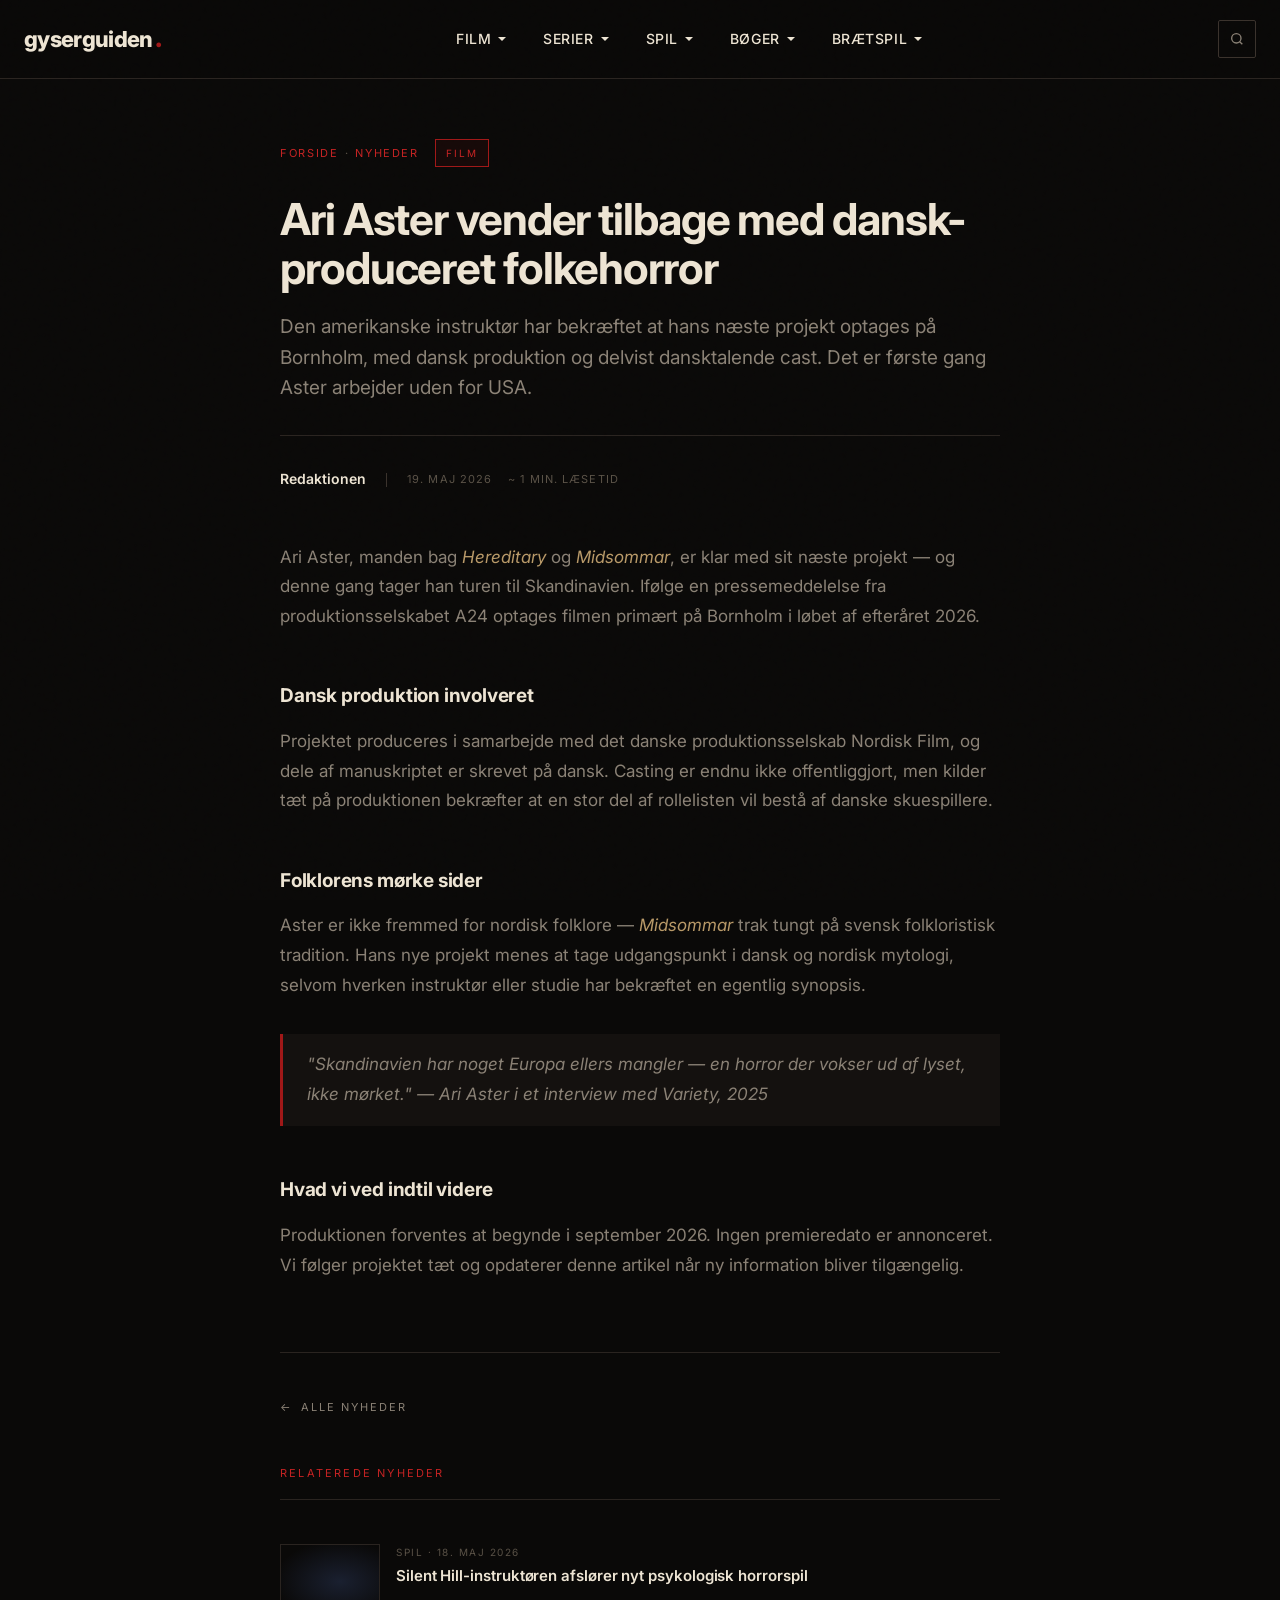
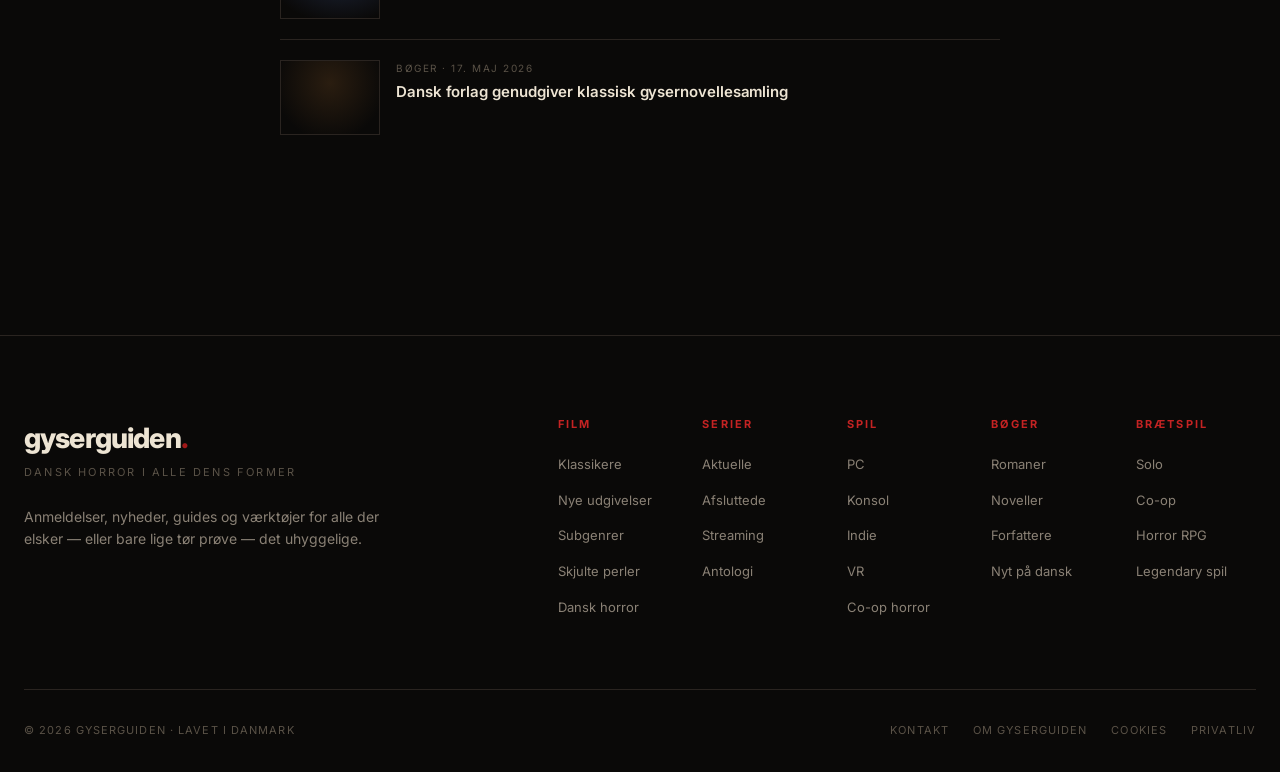
<file: nyheder/2026-05-19-ari-aster-folkehorror.html>
<!DOCTYPE html>
<html lang="da">
<head>
<meta charset="UTF-8">
<meta name="viewport" content="width=device-width, initial-scale=1.0">
<title>Ari Aster vender tilbage med dansk-produceret folkehorror — Gyserguiden</title>
<meta name="description" content="Den amerikanske instruktør har bekræftet at hans næste projekt optages på Bornholm, med dansk produktion og delvist dansktalende cast.">
<link rel="stylesheet" href="/assets/css/base.css">
<link rel="stylesheet" href="/assets/css/components.css">
<style>
  .article-wrap { max-width: 720px; margin: 0 auto; padding: 60px 0 100px; }
  .article-eyebrow { display: flex; align-items: center; gap: 16px; margin-bottom: 28px; flex-wrap: wrap; }
  .article-eyebrow .breadcrumb { font-family: var(--mono); font-size: 11px; letter-spacing: 0.15em; color: var(--text-dim); text-transform: uppercase; }
  .article-eyebrow .breadcrumb a { color: var(--accent-bright); }
  .article-eyebrow .breadcrumb span { margin: 0 6px; }
  .kat-tag { font-family: var(--mono); font-size: 10px; letter-spacing: 0.2em; text-transform: uppercase; padding: 5px 10px; border: 1px solid var(--accent); background: rgba(160,24,24,0.08); color: var(--accent-bright); }
  .article-wrap h1 { font-family: var(--display); font-size: clamp(28px, 4vw, 44px); font-weight: 700; line-height: 1.1; letter-spacing: -0.025em; margin-bottom: 20px; color: var(--text); }
  .article-excerpt { font-size: 19px; color: var(--text-muted); line-height: 1.6; margin-bottom: 32px; padding-bottom: 32px; border-bottom: 1px solid var(--border); }
  .byline-bar { display: flex; align-items: center; gap: 20px; margin-bottom: 52px; flex-wrap: wrap; }
  .byline-author { font-family: var(--display); font-size: 14px; font-weight: 600; color: var(--text); }
  .byline-divider { width: 1px; height: 14px; background: var(--border-strong); }
  .byline-meta { font-family: var(--mono); font-size: 11px; letter-spacing: 0.1em; color: var(--text-dim); text-transform: uppercase; display: flex; align-items: center; gap: 16px; flex-wrap: wrap; }
  .article-footer { margin-top: 72px; padding-top: 40px; border-top: 1px solid var(--border); }
  .back-link { display: inline-flex; align-items: center; gap: 8px; font-family: var(--mono); font-size: 11px; letter-spacing: 0.18em; text-transform: uppercase; color: var(--text-muted); transition: color .2s; margin-bottom: 48px; }
  .back-link:hover { color: var(--accent-bright); }
  .back-link::before { content: '←'; }
  .related-title { font-family: var(--mono); font-size: 11px; letter-spacing: 0.2em; color: var(--accent-bright); text-transform: uppercase; margin-bottom: 24px; padding-bottom: 16px; border-bottom: 1px solid var(--border); }
  .related-list { display: flex; flex-direction: column; }
  .related-item { display: grid; grid-template-columns: 100px 1fr; gap: 16px; padding: 20px 0; border-bottom: 1px solid var(--border); text-decoration: none; color: inherit; transition: opacity .2s; }
  .related-item:hover { opacity: 0.7; }
  .related-item:hover .related-item-title { color: var(--accent-bright); }
  .related-item:last-child { border-bottom: none; }
  .related-item-img { aspect-ratio: 4/3; background: var(--bg-card); border: 1px solid var(--border); }
  .related-item-kat { font-family: var(--mono); font-size: 10px; letter-spacing: 0.15em; color: var(--text-dim); text-transform: uppercase; margin-bottom: 6px; }
  .related-item-title { font-family: var(--display); font-size: 15px; font-weight: 600; line-height: 1.35; letter-spacing: -0.005em; transition: color .2s; }
</style>
</head>
<body>

<header class="site-header">
  <div class="header-inner">
    <a href="/" class="logo">gyserguiden<span class="dot">.</span></a>
    <nav class="main-nav">
      <div class="nav-item"><a class="nav-link" href="/film">Film<svg class="chevron" viewBox="0 0 10 10" fill="currentColor"><path d="M5 7L1 3h8z"/></svg></a><div class="dropdown"><a href="/film/klassikere">Klassikere</a><a href="/film/nye">Nye udgivelser</a><a href="/film/subgenrer">Subgenrer</a><a href="/film/skjulte-perler">Skjulte perler</a><a href="/film/dansk">Dansk horror</a></div></div>
      <div class="nav-item"><a class="nav-link" href="/serier">Serier<svg class="chevron" viewBox="0 0 10 10" fill="currentColor"><path d="M5 7L1 3h8z"/></svg></a><div class="dropdown"><a href="/serier/aktuelle">Aktuelle</a><a href="/serier/afsluttede">Afsluttede</a><a href="/serier/streaming">Streamingtjenester</a><a href="/serier/antologi">Antologiserier</a></div></div>
      <div class="nav-item"><a class="nav-link" href="/spil">Spil<svg class="chevron" viewBox="0 0 10 10" fill="currentColor"><path d="M5 7L1 3h8z"/></svg></a><div class="dropdown"><a href="/spil/pc">PC</a><a href="/spil/konsol">Konsol</a><a href="/spil/indie">Indie</a><a href="/spil/vr">VR</a><a href="/spil/co-op">Co-op horror</a></div></div>
      <div class="nav-item"><a class="nav-link" href="/boeger">Bøger<svg class="chevron" viewBox="0 0 10 10" fill="currentColor"><path d="M5 7L1 3h8z"/></svg></a><div class="dropdown"><a href="/boeger/romaner">Romaner</a><a href="/boeger/noveller">Noveller</a><a href="/boeger/forfattere">Forfattere</a><a href="/boeger/nyt-paa-dansk">Nyt på dansk</a></div></div>
      <div class="nav-item"><a class="nav-link" href="/braetspil">Brætspil<svg class="chevron" viewBox="0 0 10 10" fill="currentColor"><path d="M5 7L1 3h8z"/></svg></a><div class="dropdown"><a href="/braetspil/solo">Solo</a><a href="/braetspil/co-op">Co-op</a><a href="/braetspil/rpg">Horror RPG</a><a href="/braetspil/legendary">Legendary spil</a></div></div>
    </nav>
    <div class="header-actions">
      <button class="search-btn" aria-label="Søg"><svg width="16" height="16" viewBox="0 0 24 24" fill="none" stroke="currentColor" stroke-width="2"><circle cx="11" cy="11" r="7"/><path d="m20 20-4-4"/></svg></button>
      <button class="hamburger" aria-label="Menu" id="hamburger"><span></span><span></span><span></span></button>
    </div>
  </div>
  <div class="mobile-menu" id="mobileMenu">
    <details><summary>Film</summary><div class="sub-links"><a href="/film/klassikere">Klassikere</a><a href="/film/nye">Nye udgivelser</a><a href="/film/subgenrer">Subgenrer</a><a href="/film/skjulte-perler">Skjulte perler</a><a href="/film/dansk">Dansk horror</a></div></details>
    <details><summary>Serier</summary><div class="sub-links"><a href="/serier/aktuelle">Aktuelle</a><a href="/serier/afsluttede">Afsluttede</a><a href="/serier/streaming">Streamingtjenester</a><a href="/serier/antologi">Antologiserier</a></div></details>
    <details><summary>Spil</summary><div class="sub-links"><a href="/spil/pc">PC</a><a href="/spil/konsol">Konsol</a><a href="/spil/indie">Indie</a><a href="/spil/vr">VR</a><a href="/spil/co-op">Co-op horror</a></div></details>
    <details><summary>Bøger</summary><div class="sub-links"><a href="/boeger/romaner">Romaner</a><a href="/boeger/noveller">Noveller</a><a href="/boeger/forfattere">Forfattere</a><a href="/boeger/nyt-paa-dansk">Nyt på dansk</a></div></details>
    <details><summary>Brætspil</summary><div class="sub-links"><a href="/braetspil/solo">Solo</a><a href="/braetspil/co-op">Co-op</a><a href="/braetspil/rpg">Horror RPG</a><a href="/braetspil/legendary">Legendary spil</a></div></details>
  </div>
</header>

<main>
  <div class="container">
    <article class="article-wrap">

      <div class="article-eyebrow">
        <div class="breadcrumb"><a href="/">Forside</a><span>·</span><a href="/nyheder/">Nyheder</a></div>
        <span class="kat-tag">Film</span>
      </div>

      <h1>Ari Aster vender tilbage med dansk-produceret folkehorror</h1>

      <p class="article-excerpt">Den amerikanske instruktør har bekræftet at hans næste projekt optages på Bornholm, med dansk produktion og delvist dansktalende cast. Det er første gang Aster arbejder uden for USA.</p>

      <div class="byline-bar">
        <span class="byline-author">Redaktionen</span>
        <div class="byline-divider"></div>
        <div class="byline-meta">
          <span>19. maj 2026</span>
          <span class="reading-time" id="readingTime"></span>
        </div>
      </div>

      <div class="prose" id="articleBody">
        <p>Ari Aster, manden bag <em>Hereditary</em> og <em>Midsommar</em>, er klar med sit næste projekt — og denne gang tager han turen til Skandinavien. Ifølge en pressemeddelelse fra produktionsselskabet A24 optages filmen primært på Bornholm i løbet af efteråret 2026.</p>

        <h2>Dansk produktion involveret</h2>
        <p>Projektet produceres i samarbejde med det danske produktionsselskab Nordisk Film, og dele af manuskriptet er skrevet på dansk. Casting er endnu ikke offentliggjort, men kilder tæt på produktionen bekræfter at en stor del af rollelisten vil bestå af danske skuespillere.</p>

        <h2>Folklorens mørke sider</h2>
        <p>Aster er ikke fremmed for nordisk folklore — <em>Midsommar</em> trak tungt på svensk folkloristisk tradition. Hans nye projekt menes at tage udgangspunkt i dansk og nordisk mytologi, selvom hverken instruktør eller studie har bekræftet en egentlig synopsis.</p>

        <blockquote>"Skandinavien har noget Europa ellers mangler — en horror der vokser ud af lyset, ikke mørket." — Ari Aster i et interview med Variety, 2025</blockquote>

        <h2>Hvad vi ved indtil videre</h2>
        <p>Produktionen forventes at begynde i september 2026. Ingen premieredato er annonceret. Vi følger projektet tæt og opdaterer denne artikel når ny information bliver tilgængelig.</p>
      </div>

      <footer class="article-footer">
        <a href="/nyheder/" class="back-link">Alle nyheder</a>
        <div class="related-title">Relaterede nyheder</div>
        <div class="related-list">
          <a href="/nyheder/2026-05-18-silent-hill-nyt-spil.html" class="related-item">
            <div class="related-item-img" style="background: radial-gradient(ellipse at 60% 50%, #1a2030 0%, #0a0908 80%);"></div>
            <div>
              <div class="related-item-kat">Spil · 18. maj 2026</div>
              <div class="related-item-title">Silent Hill-instruktøren afslører nyt psykologisk horrorspil</div>
            </div>
          </a>
          <a href="/nyheder/2026-05-17-dansk-novellesamling.html" class="related-item">
            <div class="related-item-img" style="background: radial-gradient(ellipse at 50% 30%, #2a1d10 0%, #0a0908 80%);"></div>
            <div>
              <div class="related-item-kat">Bøger · 17. maj 2026</div>
              <div class="related-item-title">Dansk forlag genudgiver klassisk gysernovellesamling</div>
            </div>
          </a>
        </div>
      </footer>

    </article>
  </div>
</main>

<footer class="site-footer">
  <div class="container">
    <div class="footer-top">
      <div class="footer-brand"><h3>gyserguiden<span class="dot">.</span></h3><div class="tagline">Dansk horror i alle dens former</div><p>Anmeldelser, nyheder, guides og værktøjer for alle der elsker — eller bare lige tør prøve — det uhyggelige.</p></div>
      <nav class="footer-nav">
        <div class="footer-col"><h4>Film</h4><ul><li><a href="/film/klassikere">Klassikere</a></li><li><a href="/film/nye">Nye udgivelser</a></li><li><a href="/film/subgenrer">Subgenrer</a></li><li><a href="/film/skjulte-perler">Skjulte perler</a></li><li><a href="/film/dansk">Dansk horror</a></li></ul></div>
        <div class="footer-col"><h4>Serier</h4><ul><li><a href="/serier/aktuelle">Aktuelle</a></li><li><a href="/serier/afsluttede">Afsluttede</a></li><li><a href="/serier/streaming">Streaming</a></li><li><a href="/serier/antologi">Antologi</a></li></ul></div>
        <div class="footer-col"><h4>Spil</h4><ul><li><a href="/spil/pc">PC</a></li><li><a href="/spil/konsol">Konsol</a></li><li><a href="/spil/indie">Indie</a></li><li><a href="/spil/vr">VR</a></li><li><a href="/spil/co-op">Co-op horror</a></li></ul></div>
        <div class="footer-col"><h4>Bøger</h4><ul><li><a href="/boeger/romaner">Romaner</a></li><li><a href="/boeger/noveller">Noveller</a></li><li><a href="/boeger/forfattere">Forfattere</a></li><li><a href="/boeger/nyt-paa-dansk">Nyt på dansk</a></li></ul></div>
        <div class="footer-col"><h4>Brætspil</h4><ul><li><a href="/braetspil/solo">Solo</a></li><li><a href="/braetspil/co-op">Co-op</a></li><li><a href="/braetspil/rpg">Horror RPG</a></li><li><a href="/braetspil/legendary">Legendary spil</a></li></ul></div>
      </nav>
    </div>
    <div class="footer-bottom"><span>© 2026 Gyserguiden · Lavet i Danmark</span><div class="links"><a href="#kontakt">Kontakt</a><a href="/om">Om Gyserguiden</a><a href="/cookies">Cookies</a><a href="/privatliv">Privatliv</a></div></div>
  </div>
</footer>

<script src="/assets/js/main.js"></script>
<script>
  const body = document.getElementById('articleBody');
  const rt = document.getElementById('readingTime');
  if (body && rt) {
    const words = body.innerText.trim().split(/\s+/).length;
    const mins = Math.max(1, Math.round(words / 200));
    rt.textContent = '~ ' + mins + ' min. læsetid';
  }
</script>
</body>
</html>
</file>
<file: assets/css/base.css>
/* ============================================================
   BASE.CSS — Design tokens, reset, typografi
   gyserguiden.dk
   ============================================================ */

@import url('https://fonts.googleapis.com/css2?family=Inter:ital,wght@0,300;0,400;0,500;0,600;0,700;0,800;0,900;1,400;1,500;1,600&display=swap');

/* ---- Design tokens ---- */
:root {
  --bg:            #0a0908;
  --bg-elevated:   #14110f;
  --bg-card:       #1a1614;
  --border:        #2a2420;
  --border-strong: #3a322c;
  --text:          #ede4d3;
  --text-muted:    #8a8175;
  --text-dim:      #5a5247;
  --accent:        #a01818;
  --accent-bright: #c42323;
  --accent-glow:   rgba(160, 24, 24, 0.4);
  --gold:          #b89968;
  --display: 'Inter', system-ui, sans-serif;
  --body:    'Inter', system-ui, sans-serif;
  --mono:    'Inter', system-ui, sans-serif;

  /* Spacing scale */
  --space-xs:  8px;
  --space-sm:  16px;
  --space-md:  24px;
  --space-lg:  40px;
  --space-xl:  60px;
  --space-2xl: 80px;

  /* Layout */
  --max-width: 1280px;
  --container-padding: 24px;
}

/* ---- Reset ---- */
*, *::before, *::after { box-sizing: border-box; margin: 0; padding: 0; }
html { scroll-behavior: smooth; }
a { color: inherit; text-decoration: none; }
img { display: block; max-width: 100%; }
button { font-family: inherit; }

/* ---- Body ---- */
body {
  font-family: var(--body);
  background: var(--bg);
  color: var(--text);
  line-height: 1.6;
  font-weight: 400;
  -webkit-font-smoothing: antialiased;
  overflow-x: hidden;
  position: relative;
}

/* Grain texture overlay */
body::before {
  content: '';
  position: fixed;
  inset: 0;
  pointer-events: none;
  z-index: 9999;
  opacity: 0.04;
  mix-blend-mode: overlay;
  background-image: url("data:image/svg+xml,%3Csvg viewBox='0 0 200 200' xmlns='http://www.w3.org/2000/svg'%3E%3Cfilter id='n'%3E%3CfeTurbulence type='fractalNoise' baseFrequency='0.9' /%3E%3C/filter%3E%3Crect width='100%25' height='100%25' filter='url(%23n)' /%3E%3C/svg%3E");
}

/* ---- Layout ---- */
.container {
  max-width: var(--max-width);
  margin: 0 auto;
  padding: 0 var(--container-padding);
}

/* ---- Sections ---- */
.section       { padding: var(--space-xl) 0; }
.section-first { padding-top: var(--space-2xl); }

.section-head {
  display: flex;
  justify-content: space-between;
  align-items: flex-end;
  margin-bottom: var(--space-lg);
  border-bottom: 1px solid var(--border);
  padding-bottom: 20px;
}

.section-title {
  font-family: var(--display);
  font-size: clamp(26px, 3.4vw, 36px);
  font-weight: 700;
  letter-spacing: -0.03em;
  line-height: 1.1;
}
.section-title .ampersand { color: var(--accent); font-style: italic; font-weight: 500; }

.section-link {
  font-family: var(--mono);
  font-size: 11px;
  letter-spacing: 0.2em;
  text-transform: uppercase;
  color: var(--text-muted);
  transition: color .2s;
  white-space: nowrap;
}
.section-link:hover { color: var(--accent-bright); }
.section-link::after { content: ' →'; }

/* ---- Animations ---- */
@keyframes pulse {
  0%, 100% { opacity: 1; }
  50%       { opacity: 0.5; }
}

@keyframes fadeUp {
  from { opacity: 0; transform: translateY(20px); }
  to   { opacity: 1; transform: translateY(0); }
}

/* ---- Article / prose ---- */
.prose {
  max-width: 720px;
  font-size: 17px;
  line-height: 1.75;
  color: var(--text);
}
.prose h2 {
  font-family: var(--display);
  font-size: clamp(16px, 1.8vw, 19px);
  font-weight: 700;
  letter-spacing: -0.01em;
  margin: 2.5em 0 0.75em;
  color: var(--text);
}
.prose h3 {
  font-family: var(--display);
  font-size: 20px;
  font-weight: 600;
  margin: 2em 0 0.6em;
}
.prose p   { margin-bottom: 1.4em; color: var(--text-muted); }
.prose strong { color: var(--text); font-weight: 600; }
.prose em { color: var(--gold); font-style: italic; }
.prose blockquote {
  border-left: 3px solid var(--accent);
  padding: 16px 24px;
  margin: 2em 0;
  background: var(--bg-elevated);
  font-style: italic;
  color: var(--text-muted);
}
.prose a { color: var(--accent-bright); border-bottom: 1px solid var(--border-strong); transition: border-color .2s; }
.prose a:hover { border-color: var(--accent-bright); }
</file>
<file: assets/css/components.css>
/* ============================================================
   COMPONENTS.CSS — Header, footer, cards, nav
   gyserguiden.dk
   ============================================================ */

/* ---- HEADER / NAV ---- */
.site-header {
  position: sticky;
  top: 0;
  z-index: 100;
  background: rgba(10, 9, 8, 0.92);
  backdrop-filter: blur(12px);
  -webkit-backdrop-filter: blur(12px);
  border-bottom: 1px solid var(--border);
}

.header-inner {
  display: flex;
  align-items: center;
  justify-content: space-between;
  padding: 18px 24px;
  max-width: 1400px;
  margin: 0 auto;
  gap: 32px;
}

.logo {
  font-family: var(--display);
  font-weight: 800;
  font-size: 22px;
  letter-spacing: -0.03em;
  color: var(--text);
  display: flex;
  align-items: baseline;
  gap: 2px;
  flex-shrink: 0;
}
.logo .dot { color: var(--accent); font-size: 26px; line-height: 0; animation: pulse 3s ease-in-out infinite; }
.logo:hover { color: var(--accent-bright); transition: color .25s; }

.main-nav { display: flex; gap: 4px; }

.nav-item { position: relative; }

.nav-link {
  display: flex;
  align-items: center;
  gap: 6px;
  padding: 10px 16px;
  font-size: 14px;
  font-weight: 500;
  letter-spacing: 0.04em;
  text-transform: uppercase;
  color: var(--text);
  border-radius: 2px;
  cursor: pointer;
  transition: color .2s, background .2s;
}
.nav-link:hover { color: var(--accent-bright); background: rgba(160, 24, 24, 0.08); }
.nav-link .chevron { width: 10px; height: 10px; transition: transform .2s; }
.nav-item:hover .chevron { transform: rotate(180deg); }

.dropdown {
  position: absolute;
  top: 100%;
  left: 0;
  min-width: 220px;
  background: var(--bg-elevated);
  border: 1px solid var(--border-strong);
  padding: 8px;
  opacity: 0;
  visibility: hidden;
  transform: translateY(-8px);
  transition: all .2s ease;
  box-shadow: 0 20px 40px rgba(0,0,0,0.5);
}
.nav-item:hover .dropdown { opacity: 1; visibility: visible; transform: translateY(0); }
.dropdown a {
  display: block;
  padding: 10px 14px;
  font-size: 13px;
  color: var(--text-muted);
  transition: color .15s, background .15s;
  border-radius: 2px;
}
.dropdown a:hover { color: var(--text); background: rgba(160, 24, 24, 0.1); }

.header-actions { display: flex; align-items: center; gap: 12px; }

.search-btn {
  background: none;
  border: 1px solid var(--border-strong);
  color: var(--text-muted);
  width: 38px; height: 38px;
  border-radius: 2px;
  cursor: pointer;
  display: flex;
  align-items: center;
  justify-content: center;
  transition: all .2s;
}
.search-btn:hover { color: var(--text); border-color: var(--accent); }

.hamburger {
  display: none;
  background: none;
  border: none;
  color: var(--text);
  cursor: pointer;
  padding: 8px;
  width: 42px; height: 42px;
  flex-direction: column;
  justify-content: center;
  gap: 6px;
}
.hamburger span { display: block; width: 24px; height: 2px; background: currentColor; transition: transform .25s, opacity .25s; }
.hamburger.open span:nth-child(1) { transform: translateY(8px) rotate(45deg); }
.hamburger.open span:nth-child(2) { opacity: 0; }
.hamburger.open span:nth-child(3) { transform: translateY(-8px) rotate(-45deg); }

.mobile-menu {
  display: none;
  position: fixed;
  top: 71px;
  left: 0; right: 0; bottom: 0;
  background: var(--bg);
  z-index: 99;
  overflow-y: auto;
  padding: 24px;
  transform: translateX(-100%);
  transition: transform .3s ease;
}
.mobile-menu.open { transform: translateX(0); }
.mobile-menu details { border-bottom: 1px solid var(--border); }
.mobile-menu summary {
  padding: 18px 4px;
  font-family: var(--display);
  font-size: 17px;
  font-weight: 600;
  letter-spacing: -0.01em;
  cursor: pointer;
  list-style: none;
  display: flex;
  justify-content: space-between;
  align-items: center;
}
.mobile-menu summary::-webkit-details-marker { display: none; }
.mobile-menu summary::after { content: '+'; font-size: 24px; color: var(--accent); transition: transform .2s; }
.mobile-menu details[open] summary::after { transform: rotate(45deg); }
.mobile-menu .sub-links { padding: 0 4px 16px; }
.mobile-menu .sub-links a { display: block; padding: 10px 0; color: var(--text-muted); font-size: 15px; }

/* ---- HERO ---- */
.hero {
  position: relative;
  min-height: 78vh;
  display: flex;
  align-items: flex-end;
  overflow: hidden;
  margin-bottom: 80px;
}

.hero-bg {
  position: absolute;
  inset: 0;
  background:
    linear-gradient(180deg, rgba(10,9,8,0.4) 0%, rgba(10,9,8,0.7) 60%, rgba(10,9,8,1) 100%),
    radial-gradient(ellipse at 30% 40%, #2a0a0a 0%, transparent 60%),
    radial-gradient(ellipse at 70% 60%, #1a1410 0%, transparent 70%),
    #0a0908;
}
.hero-bg::after {
  content: '';
  position: absolute;
  inset: 0;
  background-image: url("data:image/svg+xml,%3Csvg xmlns='http://www.w3.org/2000/svg' viewBox='0 0 1200 800'%3E%3Cdefs%3E%3CradialGradient id='g' cx='50%25' cy='50%25'%3E%3Cstop offset='0%25' stop-color='%23000' stop-opacity='0'/%3E%3Cstop offset='100%25' stop-color='%23000' stop-opacity='0.6'/%3E%3C/radialGradient%3E%3C/defs%3E%3Crect width='1200' height='800' fill='url(%23g)'/%3E%3C/svg%3E");
}

.hero-content {
  position: relative;
  z-index: 2;
  padding: 80px 0;
  max-width: 800px;
}
.hero-content > * { animation: fadeUp .8s ease-out backwards; }
.hero-content > *:nth-child(1) { animation-delay: 0.1s; }
.hero-content > *:nth-child(2) { animation-delay: 0.25s; }
.hero-content > *:nth-child(3) { animation-delay: 0.4s; }
.hero-content > *:nth-child(4) { animation-delay: 0.55s; }

.hero-tag {
  font-family: var(--mono);
  font-size: 12px;
  letter-spacing: 0.2em;
  color: var(--accent-bright);
  text-transform: uppercase;
  margin-bottom: 24px;
  display: inline-block;
  padding: 6px 12px;
  border: 1px solid var(--accent);
  background: rgba(160, 24, 24, 0.1);
}

.hero h1 {
  font-family: var(--display);
  font-size: clamp(40px, 7vw, 84px);
  font-weight: 600;
  line-height: 1.02;
  letter-spacing: -0.02em;
  margin-bottom: 24px;
  color: var(--text);
}
.hero h1 em { font-style: italic; color: var(--gold); font-weight: 500; }

.hero p {
  font-size: 18px;
  color: var(--text-muted);
  max-width: 620px;
  margin-bottom: 32px;
  line-height: 1.6;
}

.hero-meta {
  display: flex;
  align-items: center;
  gap: 20px;
  font-family: var(--mono);
  font-size: 12px;
  color: var(--text-dim);
  letter-spacing: 0.1em;
  text-transform: uppercase;
}
.hero-meta .dot { color: var(--accent); }

/* ---- REVIEW CARD ---- */
.review-grid {
  display: grid;
  grid-template-columns: repeat(3, 1fr);
  gap: 28px;
}

.review-card { cursor: pointer; transition: transform .3s; }
.review-card:hover { transform: translateY(-4px); }

.review-card .img {
  aspect-ratio: 4/5;
  background: var(--bg-card);
  margin-bottom: 16px;
  position: relative;
  overflow: hidden;
  border: 1px solid var(--border);
}
.review-card .img::after {
  content: '';
  position: absolute;
  inset: 0;
  background: linear-gradient(180deg, transparent 50%, rgba(0,0,0,0.5) 100%);
}

.img-placeholder { background: radial-gradient(ellipse at 30% 30%, #3d1010 0%, #0a0908 70%); }

.review-card .img-label {
  position: absolute;
  top: 16px; left: 16px;
  z-index: 2;
  font-family: var(--mono);
  font-size: 10px;
  letter-spacing: 0.2em;
  color: var(--text);
  background: rgba(10,9,8,0.85);
  padding: 5px 10px;
  text-transform: uppercase;
  border: 1px solid var(--border-strong);
}

.review-card .rating {
  position: absolute;
  bottom: 14px; right: 16px;
  z-index: 2;
  font-family: var(--display);
  font-size: 28px;
  font-weight: 700;
  color: var(--gold);
  line-height: 1;
  letter-spacing: -0.04em;
}
.review-card .rating span { font-size: 14px; color: var(--text-dim); font-weight: 500; }

.review-card .category {
  font-family: var(--mono);
  font-size: 11px;
  letter-spacing: 0.18em;
  color: var(--accent-bright);
  text-transform: uppercase;
  margin-bottom: 8px;
}
.review-card h3 {
  font-family: var(--display);
  font-size: 19px;
  font-weight: 600;
  line-height: 1.25;
  letter-spacing: -0.01em;
  margin-bottom: 8px;
  transition: color .2s;
}
.review-card:hover h3 { color: var(--accent-bright); }
.review-card .excerpt { font-size: 14px; color: var(--text-muted); line-height: 1.5; }

/* ---- NEWS LIST ---- */
.news-grid { display: grid; grid-template-columns: 1.4fr 1fr; gap: 60px; }
.news-main { display: flex; flex-direction: column; gap: 32px; }

.news-item {
  display: grid;
  grid-template-columns: 180px 1fr;
  gap: 24px;
  padding-bottom: 32px;
  border-bottom: 1px solid var(--border);
  align-items: start;
}
.news-item:last-child { border-bottom: none; }
.news-item .img { aspect-ratio: 4/3; background: var(--bg-card); border: 1px solid var(--border); }

.news-item .meta {
  font-family: var(--mono);
  font-size: 11px;
  letter-spacing: 0.15em;
  color: var(--text-dim);
  text-transform: uppercase;
  margin-bottom: 8px;
}
.news-item h3 {
  font-family: var(--display);
  font-size: 19px;
  font-weight: 600;
  line-height: 1.3;
  letter-spacing: -0.01em;
  margin-bottom: 8px;
  transition: color .2s;
  cursor: pointer;
}
.news-item h3:hover { color: var(--accent-bright); }
.news-item p { font-size: 14px; color: var(--text-muted); line-height: 1.55; }

/* Aside: Trending */
.news-aside { position: sticky; top: 100px; align-self: start; }

.aside-title {
  font-family: var(--mono);
  font-size: 11px;
  letter-spacing: 0.2em;
  color: var(--accent-bright);
  text-transform: uppercase;
  margin-bottom: 24px;
  padding-bottom: 16px;
  border-bottom: 1px solid var(--border);
}

.trending-list { list-style: none; }
.trending-list li {
  display: grid;
  grid-template-columns: 32px 1fr;
  gap: 16px;
  padding: 18px 0;
  border-bottom: 1px solid var(--border);
  align-items: start;
}
.trending-list li:last-child { border-bottom: none; }
.trending-list .num {
  font-family: var(--display);
  font-size: 22px;
  font-weight: 700;
  color: var(--accent);
  line-height: 1;
  letter-spacing: -0.04em;
  font-feature-settings: 'tnum';
}
.trending-list .info .cat {
  font-family: var(--mono);
  font-size: 10px;
  letter-spacing: 0.15em;
  color: var(--text-dim);
  text-transform: uppercase;
  margin-bottom: 4px;
}
.trending-list .info h4 {
  font-family: var(--display);
  font-size: 14px;
  font-weight: 600;
  line-height: 1.4;
  letter-spacing: -0.005em;
  cursor: pointer;
  transition: color .2s;
}
.trending-list .info h4:hover { color: var(--accent-bright); }

/* ---- GUIDE CARDS ---- */
.guides-grid { display: grid; grid-template-columns: repeat(3, 1fr); gap: 28px; }

.guide-card {
  border: 1px solid var(--border);
  padding: 36px 32px;
  cursor: pointer;
  transition: border-color .25s, transform .25s;
  background: var(--bg-elevated);
  position: relative;
  overflow: hidden;
}
.guide-card:hover { border-color: var(--accent); transform: translateY(-4px); }
.guide-card::before {
  content: '';
  position: absolute;
  top: 0; left: 0;
  width: 0; height: 2px;
  background: var(--accent);
  transition: width .35s;
}
.guide-card:hover::before { width: 100%; }

.guide-card .num {
  font-family: var(--mono);
  font-size: 11px;
  letter-spacing: 0.2em;
  color: var(--text-dim);
  margin-bottom: 20px;
}
.guide-card h3 {
  font-family: var(--display);
  font-size: 20px;
  font-weight: 600;
  line-height: 1.3;
  letter-spacing: -0.01em;
  margin-bottom: 16px;
}
.guide-card p { font-size: 14px; color: var(--text-muted); line-height: 1.6; margin-bottom: 24px; }
.guide-card .read-more {
  font-family: var(--mono);
  font-size: 11px;
  letter-spacing: 0.2em;
  text-transform: uppercase;
  color: var(--accent-bright);
}

/* ---- TOOLS SECTION ---- */
.tools-section {
  background:
    radial-gradient(ellipse at 20% 50%, rgba(160, 24, 24, 0.12) 0%, transparent 50%),
    radial-gradient(ellipse at 80% 50%, rgba(184, 153, 104, 0.06) 0%, transparent 50%),
    var(--bg-elevated);
  padding: 80px 0;
  margin: 80px 0;
  border-top: 1px solid var(--border);
  border-bottom: 1px solid var(--border);
  position: relative;
  overflow: hidden;
}

.tools-intro { text-align: center; max-width: 700px; margin: 0 auto 60px; }
.tools-intro .label {
  font-family: var(--mono);
  font-size: 12px;
  letter-spacing: 0.25em;
  color: var(--accent-bright);
  text-transform: uppercase;
  display: inline-block;
  margin-bottom: 20px;
  padding: 6px 16px;
  border: 1px solid var(--accent);
}
.tools-intro h2 {
  font-family: var(--display);
  font-size: clamp(32px, 4.5vw, 48px);
  font-weight: 700;
  line-height: 1.05;
  letter-spacing: -0.03em;
  margin-bottom: 20px;
}
.tools-intro h2 em { color: var(--gold); font-style: italic; font-weight: 600; }
.tools-intro p { font-size: 17px; color: var(--text-muted); line-height: 1.6; }

.tools-grid { display: grid; grid-template-columns: repeat(3, 1fr); gap: 24px; }

.tool-card {
  background: var(--bg-card);
  border: 1px solid var(--border-strong);
  padding: 40px 32px;
  cursor: pointer;
  transition: all .3s;
  position: relative;
  overflow: hidden;
}
.tool-card:hover { border-color: var(--accent); background: var(--bg); }
.tool-card:hover .tool-icon { color: var(--accent-bright); transform: scale(1.05); }

.tool-icon { width: 48px; height: 48px; color: var(--gold); margin-bottom: 24px; transition: color .25s, transform .25s; }
.tool-card h3 {
  font-family: var(--display);
  font-size: 19px;
  font-weight: 600;
  line-height: 1.3;
  letter-spacing: -0.01em;
  margin-bottom: 12px;
}
.tool-card p { font-size: 14px; color: var(--text-muted); line-height: 1.55; margin-bottom: 24px; }
.tool-card .cta {
  font-family: var(--mono);
  font-size: 11px;
  letter-spacing: 0.2em;
  text-transform: uppercase;
  color: var(--accent-bright);
}

/* ---- FOOTER ---- */
.site-footer { background: var(--bg); border-top: 1px solid var(--border); padding: 80px 0 32px; margin-top: 80px; }

.footer-top { display: grid; grid-template-columns: 1.3fr 2fr; gap: 80px; margin-bottom: 60px; }

.footer-brand h3 { font-family: var(--display); font-size: 28px; font-weight: 800; letter-spacing: -0.03em; margin-bottom: 4px; }
.footer-brand .dot { color: var(--accent); }
.footer-brand .tagline {
  font-family: var(--mono);
  font-size: 11px;
  letter-spacing: 0.2em;
  color: var(--text-dim);
  text-transform: uppercase;
  margin-bottom: 24px;
}
.footer-brand p { font-size: 14px; color: var(--text-muted); line-height: 1.6; margin-bottom: 24px; max-width: 360px; }

.footer-nav { display: grid; grid-template-columns: repeat(5, 1fr); gap: 24px; }
.footer-col h4 {
  font-family: var(--mono);
  font-size: 11px;
  letter-spacing: 0.2em;
  color: var(--accent-bright);
  text-transform: uppercase;
  margin-bottom: 18px;
}
.footer-col ul { list-style: none; }
.footer-col li { margin-bottom: 10px; }
.footer-col a { font-size: 13px; color: var(--text-muted); transition: color .15s; }
.footer-col a:hover { color: var(--text); }

.contact-section { background: var(--bg-elevated); border: 1px solid var(--border); padding: 48px; margin-bottom: 60px; }
.contact-grid { display: grid; grid-template-columns: 1fr 1.4fr; gap: 60px; align-items: start; }
.contact-intro h3 { font-family: var(--display); font-size: 28px; font-weight: 700; line-height: 1.15; letter-spacing: -0.02em; margin-bottom: 16px; }
.contact-intro h3 em { color: var(--accent); font-style: italic; font-weight: 600; }
.contact-intro p { font-size: 15px; color: var(--text-muted); line-height: 1.6; }
.contact-intro .extra {
  margin-top: 24px;
  padding-top: 24px;
  border-top: 1px solid var(--border);
  font-family: var(--mono);
  font-size: 11px;
  letter-spacing: 0.15em;
  color: var(--text-dim);
  text-transform: uppercase;
}

.contact-form { display: grid; gap: 16px; }
.form-row { display: grid; grid-template-columns: 1fr 1fr; gap: 16px; }
.form-field { display: flex; flex-direction: column; gap: 6px; }
.form-field label { font-family: var(--mono); font-size: 10px; letter-spacing: 0.2em; color: var(--text-dim); text-transform: uppercase; }
.form-field input,
.form-field textarea {
  background: var(--bg);
  border: 1px solid var(--border-strong);
  color: var(--text);
  padding: 12px 14px;
  font-family: var(--body);
  font-size: 14px;
  transition: border-color .2s;
}
.form-field input:focus,
.form-field textarea:focus { outline: none; border-color: var(--accent); }
.form-field textarea { resize: vertical; min-height: 120px; }
.submit-btn {
  background: var(--accent);
  color: var(--text);
  border: none;
  padding: 14px 24px;
  font-family: var(--mono);
  font-size: 12px;
  letter-spacing: 0.2em;
  text-transform: uppercase;
  cursor: pointer;
  transition: background .2s;
  justify-self: start;
  margin-top: 8px;
}
.submit-btn:hover { background: var(--accent-bright); }

.footer-bottom {
  border-top: 1px solid var(--border);
  padding-top: 32px;
  display: flex;
  justify-content: space-between;
  align-items: center;
  font-family: var(--mono);
  font-size: 11px;
  letter-spacing: 0.1em;
  color: var(--text-dim);
  text-transform: uppercase;
}
.footer-bottom .links { display: flex; gap: 24px; }
.footer-bottom a:hover { color: var(--text); }

/* ---- PAGE HEADER (indersider) ---- */
.page-header {
  padding: 80px 0 60px;
  border-bottom: 1px solid var(--border);
  margin-bottom: 60px;
}
.page-header .breadcrumb {
  font-family: var(--mono);
  font-size: 11px;
  letter-spacing: 0.2em;
  color: var(--text-dim);
  text-transform: uppercase;
  margin-bottom: 20px;
}
.page-header .breadcrumb a { color: var(--accent-bright); }
.page-header .breadcrumb span { margin: 0 8px; }
.page-header h1 {
  font-family: var(--display);
  font-size: clamp(36px, 5vw, 64px);
  font-weight: 700;
  line-height: 1.05;
  letter-spacing: -0.03em;
  margin-bottom: 16px;
}
.page-header .subtitle { font-size: 18px; color: var(--text-muted); max-width: 600px; line-height: 1.55; }

/* ---- RESPONSIVE ---- */
@media (max-width: 1024px) {
  .news-grid { grid-template-columns: 1fr; }
  .news-aside { position: static; }
  .footer-top { grid-template-columns: 1fr; gap: 48px; }
  .footer-nav { grid-template-columns: repeat(3, 1fr); }
  .contact-grid { grid-template-columns: 1fr; gap: 32px; }
}

@media (max-width: 768px) {
  .main-nav, .search-btn { display: none; }
  .hamburger { display: flex; }
  .mobile-menu { display: block; }

  .hero { min-height: 70vh; }
  .hero-content { padding: 60px 0; }

  .review-grid { grid-template-columns: 1fr; gap: 32px; }
  .guides-grid { grid-template-columns: 1fr; }
  .tools-grid { grid-template-columns: 1fr; }

  .news-item { grid-template-columns: 100px 1fr; gap: 16px; }
  .footer-nav { grid-template-columns: repeat(2, 1fr); }
  .contact-section { padding: 28px; }
  .form-row { grid-template-columns: 1fr; }

  .section { padding: 40px 0; }
  .section-head { flex-direction: column; align-items: flex-start; gap: 12px; }
  .footer-bottom { flex-direction: column; gap: 16px; }

  .page-header { padding: 60px 0 40px; }
}
</file>
